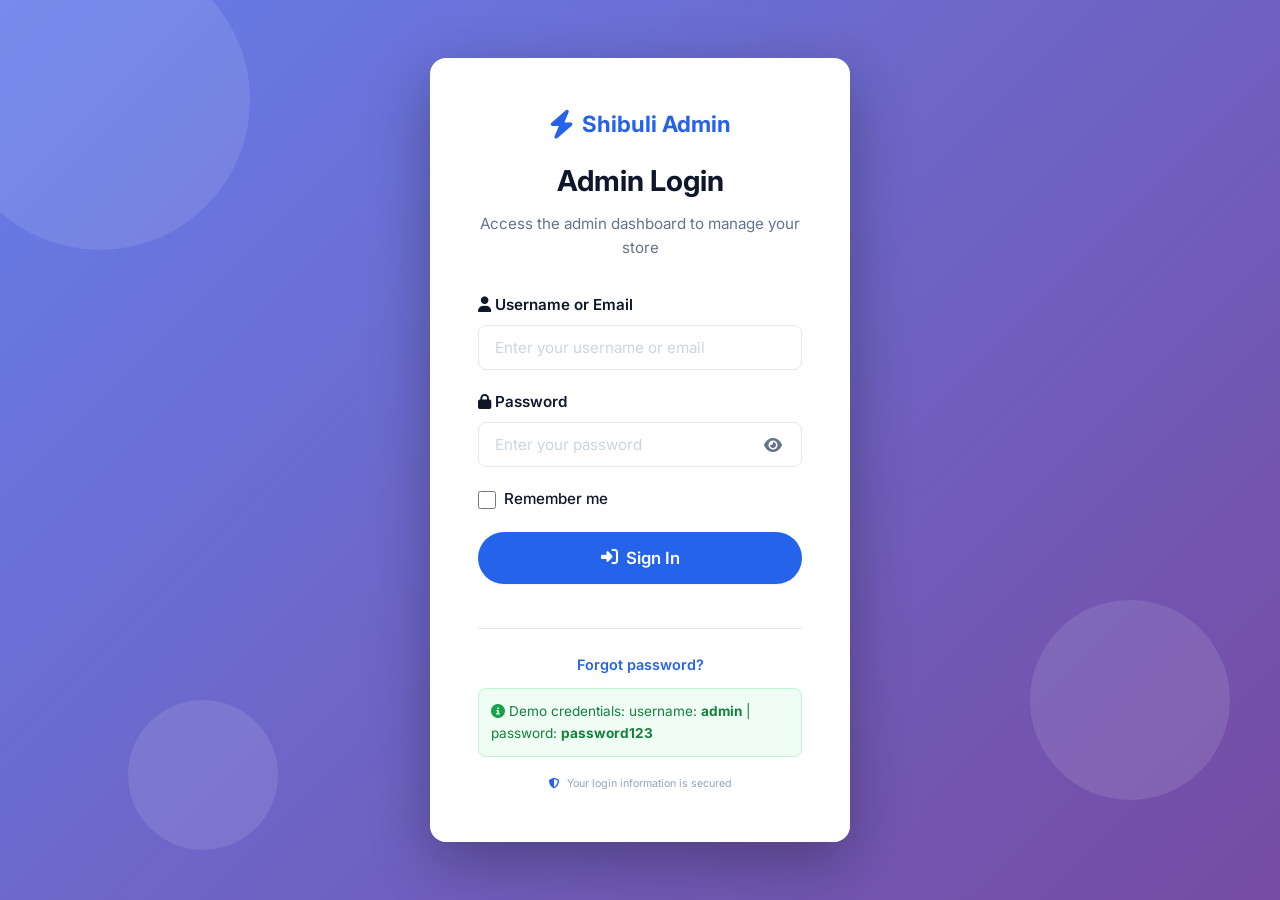
<file: admin/index.html>
<!DOCTYPE html>
<html lang="en">
<head>
  <meta charset="UTF-8" />
  <meta name="viewport" content="width=device-width, initial-scale=1.0" />
  <title>Admin Login - Shibuli Digital Electronics</title>
  <link rel="preconnect" href="https://fonts.googleapis.com" />
  <link href="https://fonts.googleapis.com/css2?family=Inter:wght@400;500;600;700;800&display=swap" rel="stylesheet" />
  <link rel="stylesheet" href="https://cdnjs.cloudflare.com/ajax/libs/font-awesome/6.5.1/css/all.min.css" />
  <link rel="stylesheet" href="../css/styles.css" />
  <link rel="stylesheet" href="css/admin-styles.css" />
</head>
<body class="admin-body">

  <div class="login-container">
    <div class="login-box">
      <div class="login-header">
        <div class="login-logo">
          <i class="fas fa-bolt"></i>
          <span>Shibuli Admin</span>
        </div>
        <h1>Admin Login</h1>
        <p>Access the admin dashboard to manage your store</p>
      </div>

      <form class="login-form" id="admin-login-form">
        <div class="form-group">
          <label for="username"><i class="fas fa-user"></i> Username or Email</label>
          <input 
            type="text" 
            id="username" 
            name="username" 
            placeholder="Enter your username or email"
            required
          />
        </div>

        <div class="form-group">
          <label for="password"><i class="fas fa-lock"></i> Password</label>
          <div class="password-input-group">
            <input 
              type="password" 
              id="password" 
              name="password" 
              placeholder="Enter your password"
              required
            />
            <button type="button" class="toggle-password" aria-label="Toggle password visibility">
              <i class="fas fa-eye"></i>
            </button>
          </div>
        </div>

        <div class="form-group checkbox">
          <input type="checkbox" id="remember" name="remember" />
          <label for="remember">Remember me</label>
        </div>

        <button type="submit" class="btn btn-primary btn-block btn-lg">
          <i class="fas fa-sign-in-alt"></i> Sign In
        </button>

        <div class="login-footer">
          <p class="text-center">
            <a href="#" class="forgot-password">Forgot password?</a>
          </p>
          <p class="demo-info">
            <i class="fas fa-info-circle"></i>
            Demo credentials: username: <strong>admin</strong> | password: <strong>password123</strong>
          </p>
        </div>
      </form>

      <div class="login-security">
        <small><i class="fas fa-shield-halved"></i> Your login information is secured</small>
      </div>
    </div>

    <div class="login-background">
      <div class="shape shape-1"></div>
      <div class="shape shape-2"></div>
      <div class="shape shape-3"></div>
    </div>
  </div>

  <script src="js/admin.js"></script>
</body>
</html>
</file>
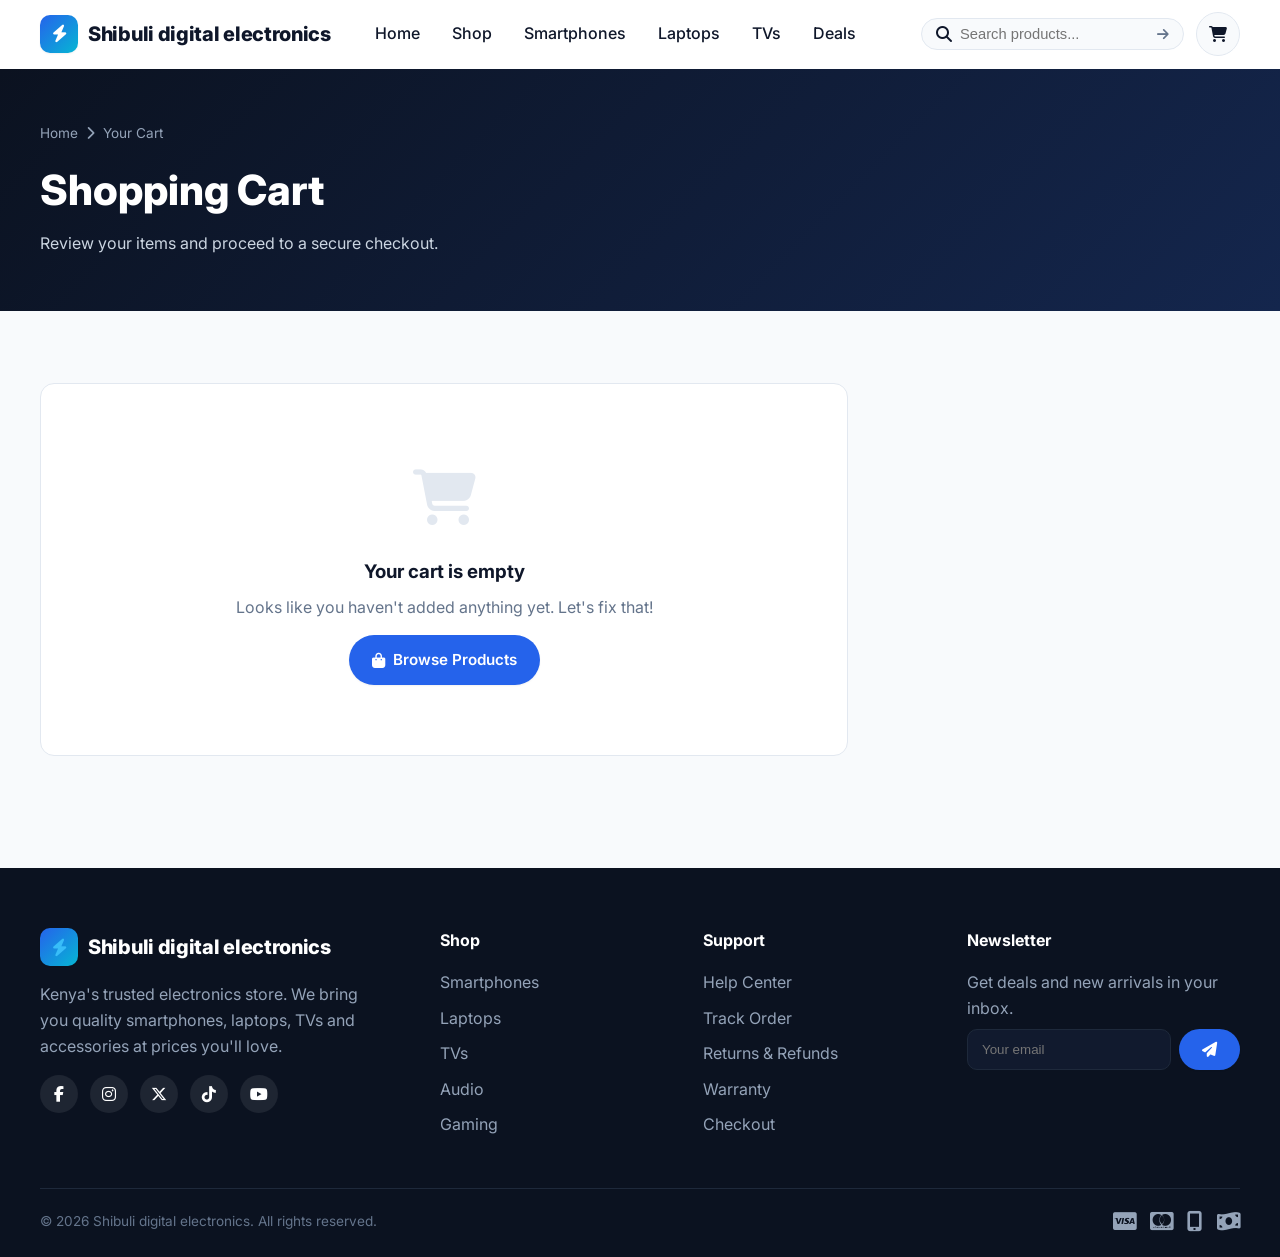
<file: cart.html>
<!DOCTYPE html>
<html lang="en">
<head>
  <meta charset="UTF-8" />
  <meta name="viewport" content="width=device-width, initial-scale=1.0" />
  <title>Your Cart — Shibuli digital electronics</title>
  <link rel="preconnect" href="https://fonts.googleapis.com" />
  <link href="https://fonts.googleapis.com/css2?family=Inter:wght@400;500;600;700;800&display=swap" rel="stylesheet" />
  <link rel="stylesheet" href="https://cdnjs.cloudflare.com/ajax/libs/font-awesome/6.5.1/css/all.min.css" />
  <link rel="stylesheet" href="css/styles.css" />
</head>
<body>

  <!-- ============ HEADER ============ -->
  <header class="site-header">
    <div class="container">
      <nav class="nav">
        <a href="index.html" class="brand"><span class="logo"><i class="fas fa-bolt"></i></span>Shibuli digital electronics</a>
        <ul class="nav-menu">
          <li><a href="index.html">Home</a></li>
          <li><a href="shop.html">Shop</a></li>
          <li><a href="shop.html?cat=smartphones">Smartphones</a></li>
          <li><a href="shop.html?cat=laptops">Laptops</a></li>
          <li><a href="shop.html?cat=tvs">TVs</a></li>
          <li><a href="checkout.html">Deals</a></li>
        </ul>
        <div class="nav-actions">
          <form class="search-box" data-search>
            <i class="fas fa-search"></i>
            <input type="text" placeholder="Search products..." aria-label="Search" />
            <button type="submit" aria-label="Search"><i class="fas fa-arrow-right"></i></button>
          </form>
          <a href="cart.html" class="cart-btn" id="cart-icon" aria-label="Cart">
            <i class="fas fa-shopping-cart"></i>
            <span id="cart-count">0</span>
          </a>
          <button class="nav-toggle" aria-label="Menu"><span></span><span></span><span></span></button>
        </div>
      </nav>
    </div>
  </header>

  <!-- ============ PAGE HERO ============ -->
  <section class="page-hero">
    <div class="container">
      <div class="breadcrumb"><a href="index.html">Home</a><i class="fas fa-chevron-right"></i><span>Your Cart</span></div>
      <h1>Shopping Cart</h1>
      <p>Review your items and proceed to a secure checkout.</p>
    </div>
  </section>

  <!-- ============ CART ============ -->
  <section class="section">
    <div class="container">
      <div class="cart-layout">
        <div id="cart-main">
          <div class="cart-items" id="cart-items"></div>
        </div>

        <aside class="cart-summary" id="cart-summary-box">
          <h3>Order Summary</h3>
          <div id="summary-body"></div>
          <a href="checkout.html" class="btn btn-primary btn-block btn-lg" id="checkout-btn"><i class="fas fa-lock"></i> Proceed to Checkout</a>
          <a href="shop.html" class="btn btn-ghost btn-block" style="margin-top:12px"><i class="fas fa-arrow-left"></i> Continue Shopping</a>
          <button class="clear-link" id="clear-cart">Clear cart</button>
        </aside>
      </div>
    </div>
  </section>

  <!-- ============ FOOTER ============ -->
  <footer class="site-footer">
    <div class="container">
      <div class="footer-grid">
        <div class="footer-about">
          <a href="index.html" class="brand"><span class="logo"><i class="fas fa-bolt"></i></span>Shibuli digital electronics</a>
          <p>Kenya's trusted electronics store. We bring you quality smartphones, laptops, TVs and accessories at prices you'll love.</p>
          <div class="socials">
            <a href="#"><i class="fab fa-facebook-f"></i></a>
            <a href="#"><i class="fab fa-instagram"></i></a>
            <a href="#"><i class="fab fa-x-twitter"></i></a>
            <a href="#"><i class="fab fa-tiktok"></i></a>
            <a href="#"><i class="fab fa-youtube"></i></a>
          </div>
        </div>
        <div>
          <h4>Shop</h4>
          <ul>
            <li><a href="shop.html?cat=smartphones">Smartphones</a></li>
            <li><a href="shop.html?cat=laptops">Laptops</a></li>
            <li><a href="shop.html?cat=tvs">TVs</a></li>
            <li><a href="shop.html?cat=audio">Audio</a></li>
            <li><a href="shop.html?cat=gaming">Gaming</a></li>
          </ul>
        </div>
        <div>
          <h4>Support</h4>
          <ul>
            <li><a href="#">Help Center</a></li>
            <li><a href="#">Track Order</a></li>
            <li><a href="#">Returns &amp; Refunds</a></li>
            <li><a href="#">Warranty</a></li>
            <li><a href="checkout.html">Checkout</a></li>
          </ul>
        </div>
        <div>
          <h4>Newsletter</h4>
          <p style="color:#94a3b8">Get deals and new arrivals in your inbox.</p>
          <form class="newsletter" onsubmit="event.preventDefault();TechHub.store.toast('Subscribed! Thanks for joining.','success');this.reset();">
            <input type="email" placeholder="Your email" required />
            <button type="submit" class="btn btn-primary"><i class="fas fa-paper-plane"></i></button>
          </form>
        </div>
      </div>
      <div class="footer-bottom">
        <span>© 2026 Shibuli digital electronics. All rights reserved.</span>
        <div class="pay">
          <i class="fab fa-cc-visa" title="Visa"></i>
          <i class="fab fa-cc-mastercard" title="Mastercard"></i>
          <i class="fas fa-mobile-screen-button" title="M-Pesa"></i>
          <i class="fas fa-money-bill-wave" title="Cash on Delivery"></i>
        </div>
      </div>
    </div>
  </footer>

  <script src="js/products.js"></script>
  <script src="js/store.js"></script>
  <script src="js/cart.js"></script>
</body>
</html>
</file>
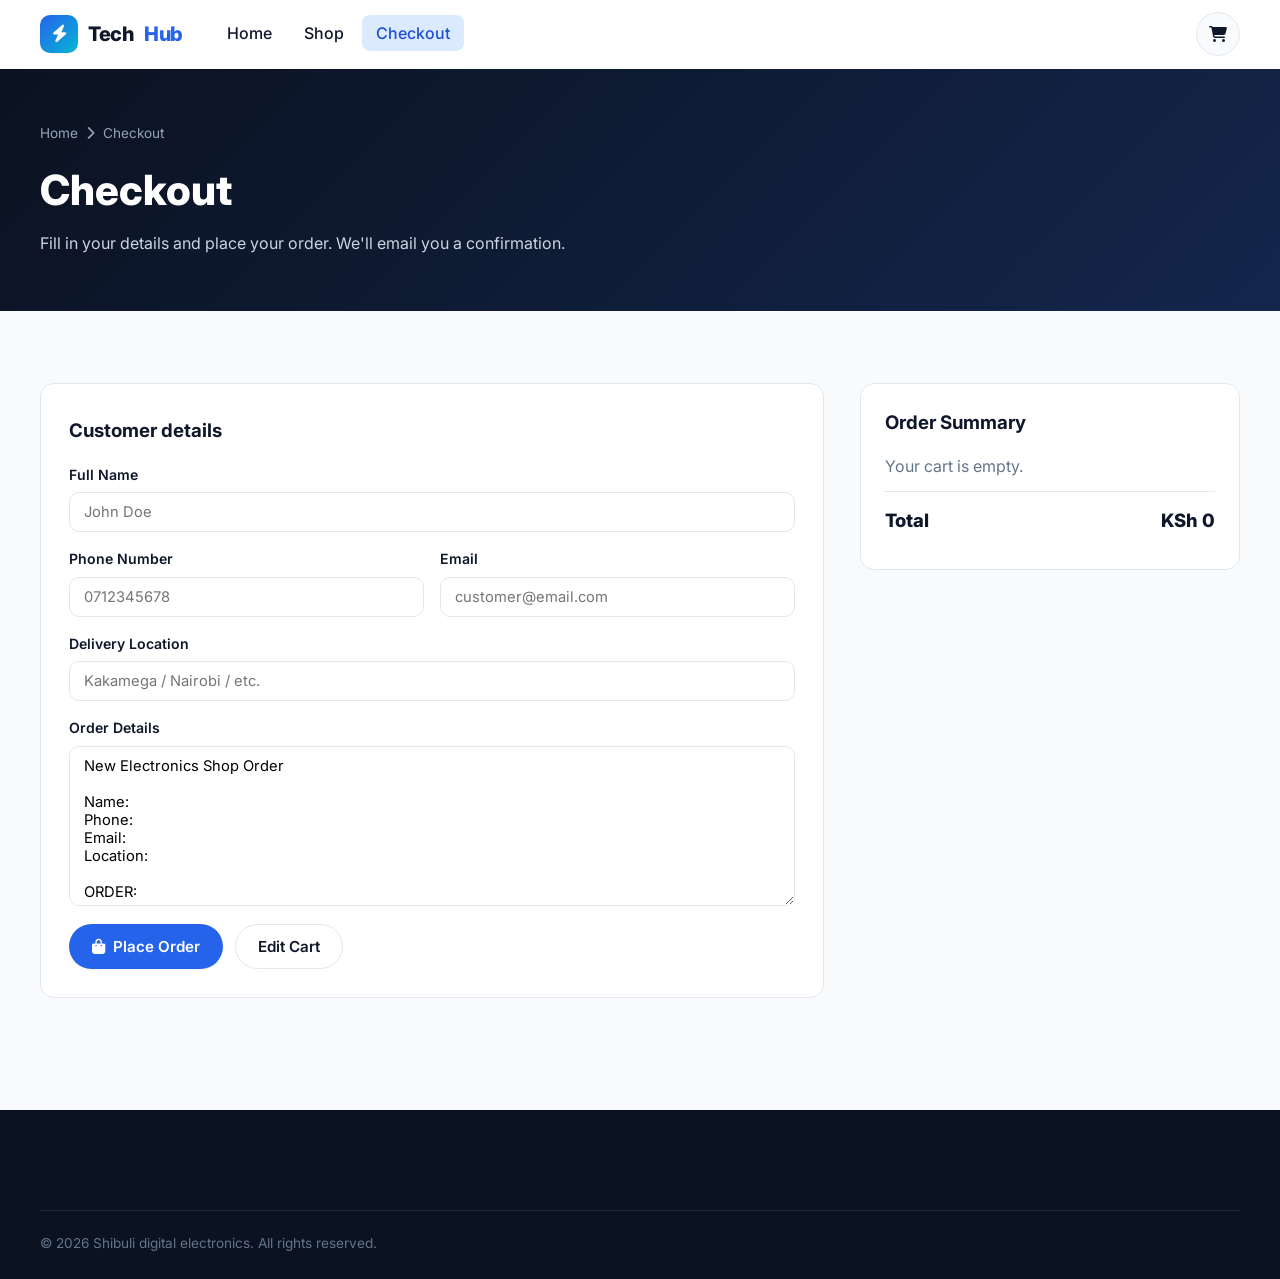
<file: checkout.html>
<!DOCTYPE html>
<html lang="en">
<head>
  <meta charset="UTF-8" />
  <meta name="viewport" content="width=device-width, initial-scale=1.0" />
  <title>Checkout — Shibuli digital electronics</title>
  <meta name="description" content="Checkout — place your order at Shibuli digital electronics." />
  <link rel="preconnect" href="https://fonts.googleapis.com" />
  <link href="https://fonts.googleapis.com/css2?family=Inter:wght@400;500;600;700;800&display=swap" rel="stylesheet" />
  <link rel="stylesheet" href="https://cdnjs.cloudflare.com/ajax/libs/font-awesome/6.5.1/css/all.min.css" />
  <link rel="stylesheet" href="css/styles.css" />
</head>
<body>

  <!-- ============ HEADER ============ -->
  <header class="site-header">
    <div class="container">
      <nav class="nav">
        <a href="index.html" class="brand"><span class="logo"><i class="fas fa-bolt"></i></span>Tech<span>Hub</span></a>
        <ul class="nav-menu">
          <li><a href="index.html">Home</a></li>
          <li><a href="shop.html">Shop</a></li>
          <li><a href="checkout.html" class="active">Checkout</a></li>
        </ul>
        <div class="nav-actions">
          <a href="cart.html" class="cart-btn" id="cart-icon" aria-label="Cart">
            <i class="fas fa-shopping-cart"></i>
            <span id="cart-count">0</span>
          </a>
          <button class="nav-toggle" aria-label="Menu"><span></span><span></span><span></span></button>
        </div>
      </nav>
    </div>
  </header>

  <section class="page-hero">
    <div class="container">
      <div class="breadcrumb"><a href="index.html">Home</a><i class="fas fa-chevron-right"></i><span>Checkout</span></div>
      <h1>Checkout</h1>
      <p>Fill in your details and place your order. We'll email you a confirmation.</p>
    </div>
  </section>

  <section class="section">
    <div class="container">
      <div class="checkout-layout">
        <div class="checkout-form">
          <h3>Customer details</h3>

          <!-- Web3Forms checkout form -->
          <form id="checkoutForm" action="https://api.web3forms.com/submit" method="POST">
            <input type="hidden" name="access_key" value="696dc6c7-86c2-4f26-8779-1bf1a3fc1c60">
            <input type="hidden" name="subject" value="New Electronics Shop Order">
            <input type="hidden" name="from_name" value="Shibuli digital electronics">
            <input type="hidden" name="subtotal" id="subtotal" value="">
            <input type="hidden" name="items_count" id="items_count" value="">

            <div class="form-grid">
              <div class="form-control full">
                <label>Full Name</label>
                <input type="text" name="name" placeholder="John Doe" required />
              </div>
              <div class="form-control">
                <label>Phone Number</label>
                <input type="tel" name="phone" placeholder="0712345678" required />
              </div>
              <div class="form-control">
                <label>Email</label>
                <input type="email" name="email" placeholder="customer@email.com" required />
              </div>
              <div class="form-control full">
                <label>Delivery Location</label>
                <input type="text" name="location" placeholder="Kakamega / Nairobi / etc." required />
              </div>
              <div class="form-control full">
                <label>Order Details</label>
                <textarea id="orderDetails" name="message" readonly required style="min-height:160px"></textarea>
              </div>
            </div>

            <div style="margin-top:18px; display:flex; gap:12px;">
              <button type="submit" class="btn btn-primary" id="placeOrderBtn"><i class="fas fa-bag-shopping"></i> Place Order</button>
              <button type="button" class="btn btn-ghost" id="editCartBtn">Edit Cart</button>
            </div>
          </form>
        </div>

        <aside class="cart-summary">
          <h3>Order Summary</h3>
          <div id="orderSummaryList" style="margin-top:12px"></div>
          <div style="margin-top:12px" class="summary-row total"><span>Total</span><span id="summaryTotal">KSh 0</span></div>
        </aside>
      </div>
    </div>
  </section>

  <footer class="site-footer">
    <div class="container">
      <div class="footer-bottom">
        <span>© 2026 Shibuli digital electronics. All rights reserved.</span>
      </div>
    </div>
  </footer>

  <script src="js/products.js"></script>
  <script src="js/store.js"></script>
  <script src="js/checkout.js"></script>
</body>
</html>
</file>
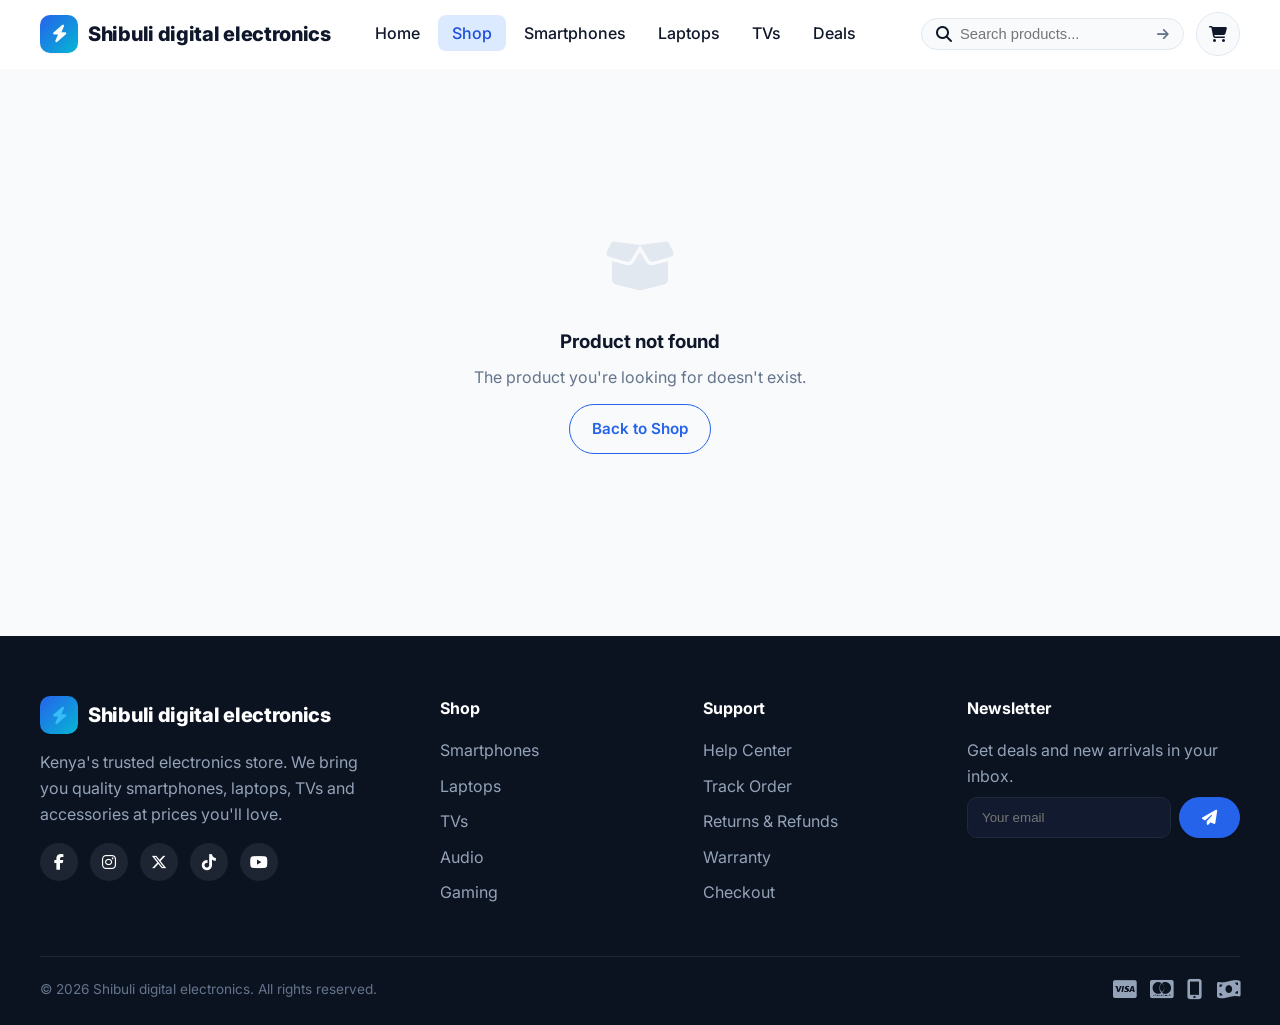
<file: product.html>
<!DOCTYPE html>
<html lang="en">
<head>
  <meta charset="UTF-8" />
  <meta name="viewport" content="width=device-width, initial-scale=1.0" />
  <title>Product — Shibuli digital electronics</title>
  <link rel="preconnect" href="https://fonts.googleapis.com" />
  <link href="https://fonts.googleapis.com/css2?family=Inter:wght@400;500;600;700;800&display=swap" rel="stylesheet" />
  <link rel="stylesheet" href="https://cdnjs.cloudflare.com/ajax/libs/font-awesome/6.5.1/css/all.min.css" />
  <link rel="stylesheet" href="css/styles.css" />
</head>
<body>

  <!-- ============ HEADER ============ -->
  <header class="site-header">
    <div class="container">
      <nav class="nav">
        <a href="index.html" class="brand"><span class="logo"><i class="fas fa-bolt"></i></span>Shibuli digital electronics</a>
        <ul class="nav-menu">
          <li><a href="index.html">Home</a></li>
          <li><a href="shop.html" class="active">Shop</a></li>
          <li><a href="shop.html?cat=smartphones">Smartphones</a></li>
          <li><a href="shop.html?cat=laptops">Laptops</a></li>
          <li><a href="shop.html?cat=tvs">TVs</a></li>
          <li><a href="checkout.html">Deals</a></li>
        </ul>
        <div class="nav-actions">
          <form class="search-box" data-search>
            <i class="fas fa-search"></i>
            <input type="text" placeholder="Search products..." aria-label="Search" />
            <button type="submit" aria-label="Search"><i class="fas fa-arrow-right"></i></button>
          </form>
          <a href="cart.html" class="cart-btn" id="cart-icon" aria-label="Cart">
            <i class="fas fa-shopping-cart"></i>
            <span id="cart-count">0</span>
          </a>
          <button class="nav-toggle" aria-label="Menu"><span></span><span></span><span></span></button>
        </div>
      </nav>
    </div>
  </header>

  <!-- ============ PRODUCT ============ -->
  <section class="section">
    <div class="container">
      <div class="breadcrumb" id="breadcrumb"></div>
      <div id="product-root">
        <div class="spinner"></div>
      </div>
    </div>
  </section>

  <!-- ============ FOOTER ============ -->
  <footer class="site-footer">
    <div class="container">
      <div class="footer-grid">
        <div class="footer-about">
          <a href="index.html" class="brand"><span class="logo"><i class="fas fa-bolt"></i></span>Shibuli digital electronics</a>
          <p>Kenya's trusted electronics store. We bring you quality smartphones, laptops, TVs and accessories at prices you'll love.</p>
          <div class="socials">
            <a href="#"><i class="fab fa-facebook-f"></i></a>
            <a href="#"><i class="fab fa-instagram"></i></a>
            <a href="#"><i class="fab fa-x-twitter"></i></a>
            <a href="#"><i class="fab fa-tiktok"></i></a>
            <a href="#"><i class="fab fa-youtube"></i></a>
          </div>
        </div>
        <div>
          <h4>Shop</h4>
          <ul>
            <li><a href="shop.html?cat=smartphones">Smartphones</a></li>
            <li><a href="shop.html?cat=laptops">Laptops</a></li>
            <li><a href="shop.html?cat=tvs">TVs</a></li>
            <li><a href="shop.html?cat=audio">Audio</a></li>
            <li><a href="shop.html?cat=gaming">Gaming</a></li>
          </ul>
        </div>
        <div>
          <h4>Support</h4>
          <ul>
            <li><a href="#">Help Center</a></li>
            <li><a href="#">Track Order</a></li>
            <li><a href="#">Returns &amp; Refunds</a></li>
            <li><a href="#">Warranty</a></li>
            <li><a href="checkout.html">Checkout</a></li>
          </ul>
        </div>
        <div>
          <h4>Newsletter</h4>
          <p style="color:#94a3b8">Get deals and new arrivals in your inbox.</p>
          <form class="newsletter" onsubmit="event.preventDefault();TechHub.store.toast('Subscribed! Thanks for joining.','success');this.reset();">
            <input type="email" placeholder="Your email" required />
            <button type="submit" class="btn btn-primary"><i class="fas fa-paper-plane"></i></button>
          </form>
        </div>
      </div>
      <div class="footer-bottom">
        <span>© 2026 Shibuli digital electronics. All rights reserved.</span>
        <div class="pay">
          <i class="fab fa-cc-visa" title="Visa"></i>
          <i class="fab fa-cc-mastercard" title="Mastercard"></i>
          <i class="fas fa-mobile-screen-button" title="M-Pesa"></i>
          <i class="fas fa-money-bill-wave" title="Cash on Delivery"></i>
        </div>
      </div>
    </div>
  </footer>

  <script src="js/products.js"></script>
  <script src="js/store.js"></script>
  <script src="js/product.js"></script>
</body>
</html>
</file>
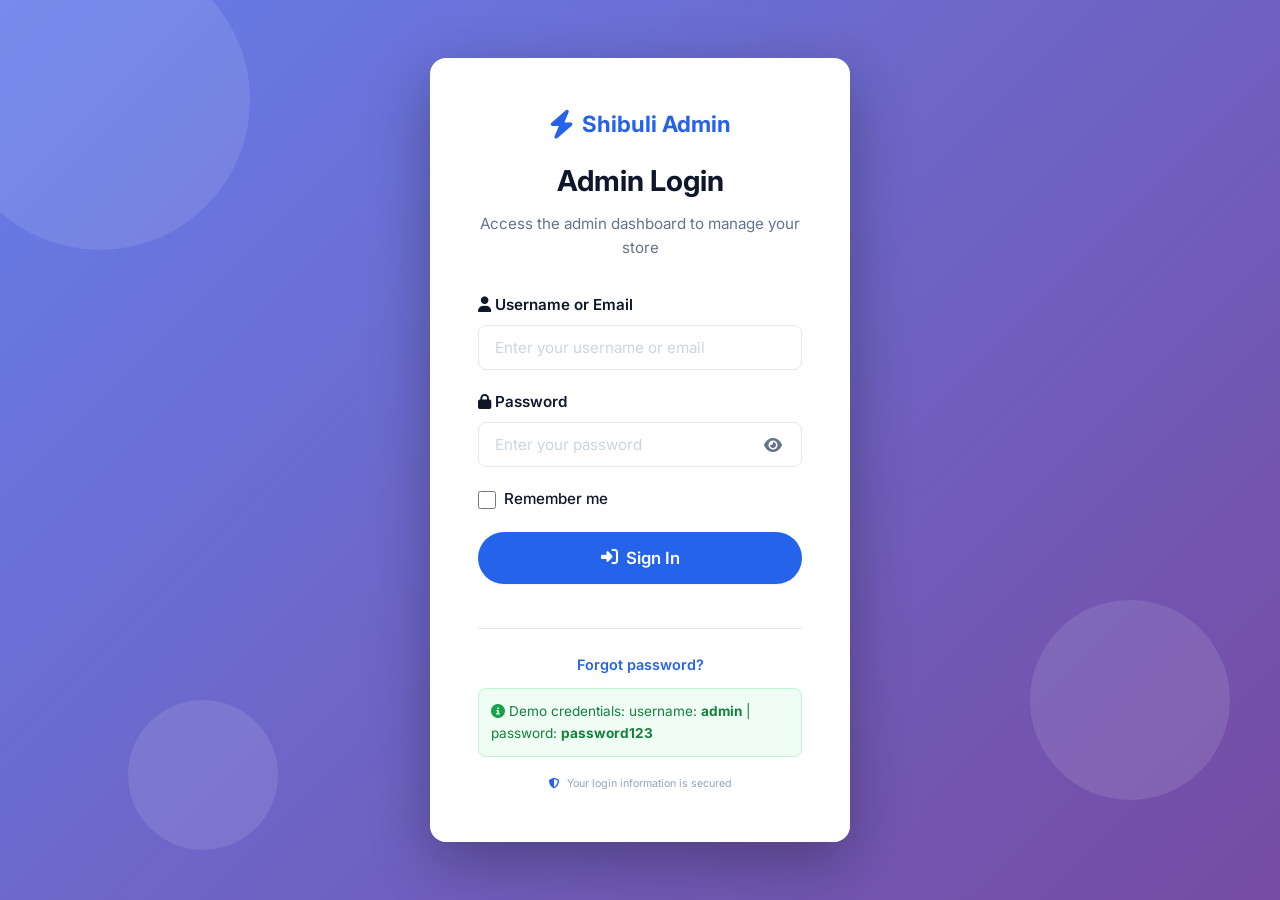
<file: admin/add-product.html>
<!DOCTYPE html>
<html lang="en">
<head>
  <meta charset="UTF-8" />
  <meta name="viewport" content="width=device-width, initial-scale=1.0" />
  <title>Add Product - Shibuli Digital Electronics</title>
  <link rel="preconnect" href="https://fonts.googleapis.com" />
  <link href="https://fonts.googleapis.com/css2?family=Inter:wght@400;500;600;700;800&display=swap" rel="stylesheet" />
  <link rel="stylesheet" href="https://cdnjs.cloudflare.com/ajax/libs/font-awesome/6.5.1/css/all.min.css" />
  <link rel="stylesheet" href="../css/styles.css" />
  <link rel="stylesheet" href="css/admin-styles.css" />
</head>
<body class="admin-body">

  <!-- Admin Sidebar -->
  <aside class="admin-sidebar">
    <div class="sidebar-brand">
      <i class="fas fa-bolt"></i>
      <span>Shibuli Admin</span>
    </div>

    <nav class="sidebar-nav">
      <a href="dashboard.html" class="nav-item">
        <i class="fas fa-home"></i>
        <span>Dashboard</span>
      </a>
      <a href="products.html" class="nav-item active">
        <i class="fas fa-box"></i>
        <span>Products</span>
      </a>
      <a href="#" class="nav-item">
        <i class="fas fa-shopping-cart"></i>
        <span>Orders</span>
      </a>
      <a href="#" class="nav-item">
        <i class="fas fa-users"></i>
        <span>Customers</span>
      </a>
      <a href="#" class="nav-item">
        <i class="fas fa-chart-line"></i>
        <span>Analytics</span>
      </a>
      <a href="#" class="nav-item">
        <i class="fas fa-cog"></i>
        <span>Settings</span>
      </a>
    </nav>

    <div class="sidebar-footer">
      <button class="btn-logout" id="logout-btn">
        <i class="fas fa-sign-out-alt"></i> Logout
      </button>
    </div>
  </aside>

  <!-- Admin Main Content -->
  <main class="admin-main">
    <!-- Top Bar -->
    <header class="admin-topbar">
      <div class="topbar-left">
        <button class="sidebar-toggle" id="sidebar-toggle">
          <i class="fas fa-bars"></i>
        </button>
        <div class="breadcrumb">
          <a href="dashboard.html">Dashboard</a>
          <span>/</span>
          <a href="products.html">Products</a>
          <span>/</span>
          <span>Add Product</span>
        </div>
      </div>
      <div class="topbar-right">
        <div class="admin-user">
          <img src="https://via.placeholder.com/40" alt="Admin" class="user-avatar" />
          <span class="user-name">Admin User</span>
        </div>
      </div>
    </header>

    <!-- Add Product Content -->
    <div class="admin-content">
      <div class="container">
        <div class="add-product-header">
          <h2><i class="fas fa-plus-circle"></i> Add New Product</h2>
          <p>Fill in the product details below</p>
        </div>

        <!-- Product Form -->
        <form class="product-form" id="add-product-form">
          <div class="form-grid">

            <!-- Left Column -->
            <div class="form-column">
              <!-- Basic Information -->
              <section class="form-section">
                <h3 class="section-title"><i class="fas fa-info-circle"></i> Basic Information</h3>

                <div class="form-group">
                  <label for="product-name" class="required">Product Name</label>
                  <input 
                    type="text" 
                    id="product-name" 
                    name="productName" 
                    placeholder="e.g., iPhone 15 Pro Max"
                    required
                  />
                  <small class="form-hint">Name should be clear and descriptive</small>
                </div>

                <div class="form-group">
                  <label for="product-category" class="required">Category</label>
                  <select id="product-category" name="category" required>
                    <option value="">Select a category</option>
                    <option value="smartphones">Smartphones</option>
                    <option value="laptops">Laptops</option>
                    <option value="tvs">TVs</option>
                    <option value="audio">Audio & Speakers</option>
                    <option value="accessories">Accessories</option>
                    <option value="gaming">Gaming Devices</option>
                    <option value="wearables">Wearables</option>
                  </select>
                </div>

                <div class="form-group">
                  <label for="product-description" class="required">Description</label>
                  <textarea 
                    id="product-description" 
                    name="description" 
                    placeholder="Enter detailed product description..."
                    rows="5"
                    required
                  ></textarea>
                  <small class="form-hint"><span id="char-count">0</span>/500 characters</small>
                </div>

                <div class="form-group">
                  <label for="product-sku">SKU / Product Code <span class="optional">(optional)</span></label>
                  <input 
                    type="text" 
                    id="product-sku" 
                    name="sku" 
                    placeholder="e.g., SKU-12345"
                  />
                  <small class="form-hint">Leave empty for auto-generation</small>
                </div>
              </section>

              <!-- Pricing -->
              <section class="form-section">
                <h3 class="section-title"><i class="fas fa-tag"></i> Pricing</h3>

                <div class="form-row">
                  <div class="form-group">
                    <label for="product-price" class="required">Price (KSh)</label>
                    <div class="input-addon">
                      <span class="addon">KSh</span>
                      <input 
                        type="number" 
                        id="product-price" 
                        name="price" 
                        placeholder="0.00"
                        min="0"
                        step="0.01"
                        required
                      />
                    </div>
                  </div>

                  <div class="form-group">
                    <label for="product-discount-price">Discount Price (KSh) <span class="optional">(optional)</span></label>
                    <div class="input-addon">
                      <span class="addon">KSh</span>
                      <input 
                        type="number" 
                        id="product-discount-price" 
                        name="discountPrice" 
                        placeholder="0.00"
                        min="0"
                        step="0.01"
                      />
                    </div>
                    <small class="form-hint" id="discount-info"></small>
                  </div>
                </div>
              </section>

              <!-- Stock & Status -->
              <section class="form-section">
                <h3 class="section-title"><i class="fas fa-warehouse"></i> Stock & Status</h3>

                <div class="form-group">
                  <label for="product-stock" class="required">Stock Quantity</label>
                  <input 
                    type="number" 
                    id="product-stock" 
                    name="stock" 
                    placeholder="0"
                    min="0"
                    required
                  />
                </div>

                <div class="form-row">
                  <div class="form-group">
                    <label for="product-status" class="required">Status</label>
                    <select id="product-status" name="status" required>
                      <option value="active">Active</option>
                      <option value="hidden">Hidden</option>
                      <option value="out-of-stock">Out of Stock</option>
                    </select>
                  </div>

                  <div class="form-group">
                    <label for="product-featured" class="required">Featured Product</label>
                    <select id="product-featured" name="featured" required>
                      <option value="no">No</option>
                      <option value="yes">Yes</option>
                    </select>
                  </div>
                </div>
              </section>
            </div>

            <!-- Right Column -->
            <div class="form-column">
              <!-- Product Images -->
              <section class="form-section">
                <h3 class="section-title"><i class="fas fa-image"></i> Product Images</h3>

                <div class="image-upload-area" id="image-upload-area">
                  <input 
                    type="file" 
                    id="product-images" 
                    name="images" 
                    multiple
                    accept="image/*"
                    style="display: none"
                  />
                  <div class="upload-placeholder">
                    <i class="fas fa-cloud-upload-alt"></i>
                    <p>Drag and drop images here or <a href="#" class="upload-link">click to browse</a></p>
                    <small>Supported formats: JPG, PNG, WebP (Max 5MB per image)</small>
                  </div>
                </div>

                <div class="image-preview-grid" id="image-preview-grid">
                  <!-- Image previews will be added here -->
                </div>

                <small class="form-hint">First image will be the main product image</small>
              </section>

              <!-- Additional Information -->
              <section class="form-section">
                <h3 class="section-title"><i class="fas fa-list"></i> Additional Information</h3>

                <div class="form-group">
                  <label for="product-brand">Brand</label>
                  <select id="product-brand" name="brand">
                    <option value="">Select Brand</option>
                    <option value="apple">Apple</option>
                    <option value="samsung">Samsung</option>
                    <option value="lg">LG</option>
                    <option value="sony">Sony</option>
                    <option value="dell">Dell</option>
                    <option value="hp">HP</option>
                    <option value="lenovo">Lenovo</option>
                    <option value="others">Others</option>
                  </select>
                </div>

                <div class="form-group">
                  <label for="product-color">Color</label>
                  <input 
                    type="text" 
                    id="product-color" 
                    name="color" 
                    placeholder="e.g., Space Black, Silver"
                  />
                </div>

                <div class="form-group">
                  <label for="product-warranty">Warranty Period</label>
                  <input 
                    type="text" 
                    id="product-warranty" 
                    name="warranty" 
                    placeholder="e.g., 2 Years"
                  />
                </div>

                <div class="form-group">
                  <label for="product-rating">Initial Rating</label>
                  <div class="rating-input">
                    <select id="product-rating" name="rating">
                      <option value="5">★★★★★ - Excellent</option>
                      <option value="4">★★★★☆ - Good</option>
                      <option value="3">★★★☆☆ - Average</option>
                      <option value="2">★★☆☆☆ - Poor</option>
                      <option value="1">★☆☆☆☆ - Very Poor</option>
                    </select>
                  </div>
                </div>
              </section>

              <!-- SEO -->
              <section class="form-section">
                <h3 class="section-title"><i class="fas fa-search"></i> SEO</h3>

                <div class="form-group">
                  <label for="product-slug">URL Slug</label>
                  <input 
                    type="text" 
                    id="product-slug" 
                    name="slug" 
                    placeholder="e.g., iphone-15-pro-max"
                  />
                </div>

                <div class="form-group">
                  <label for="product-meta-desc">Meta Description</label>
                  <textarea 
                    id="product-meta-desc" 
                    name="metaDescription" 
                    placeholder="Brief description for search engines..."
                    rows="3"
                  ></textarea>
                </div>
              </section>
            </div>
          </div>

          <!-- Form Actions -->
          <div class="form-actions">
            <button type="button" class="btn btn-secondary" onclick="history.back()">
              <i class="fas fa-times"></i> Cancel
            </button>
            <button type="reset" class="btn btn-outline">
              <i class="fas fa-redo"></i> Reset
            </button>
            <button type="submit" class="btn btn-primary btn-lg">
              <i class="fas fa-check"></i> Add Product
            </button>
          </div>
        </form>
      </div>
    </div>
  </main>

  <script src="js/admin.js"></script>
</body>
</html>
</file>
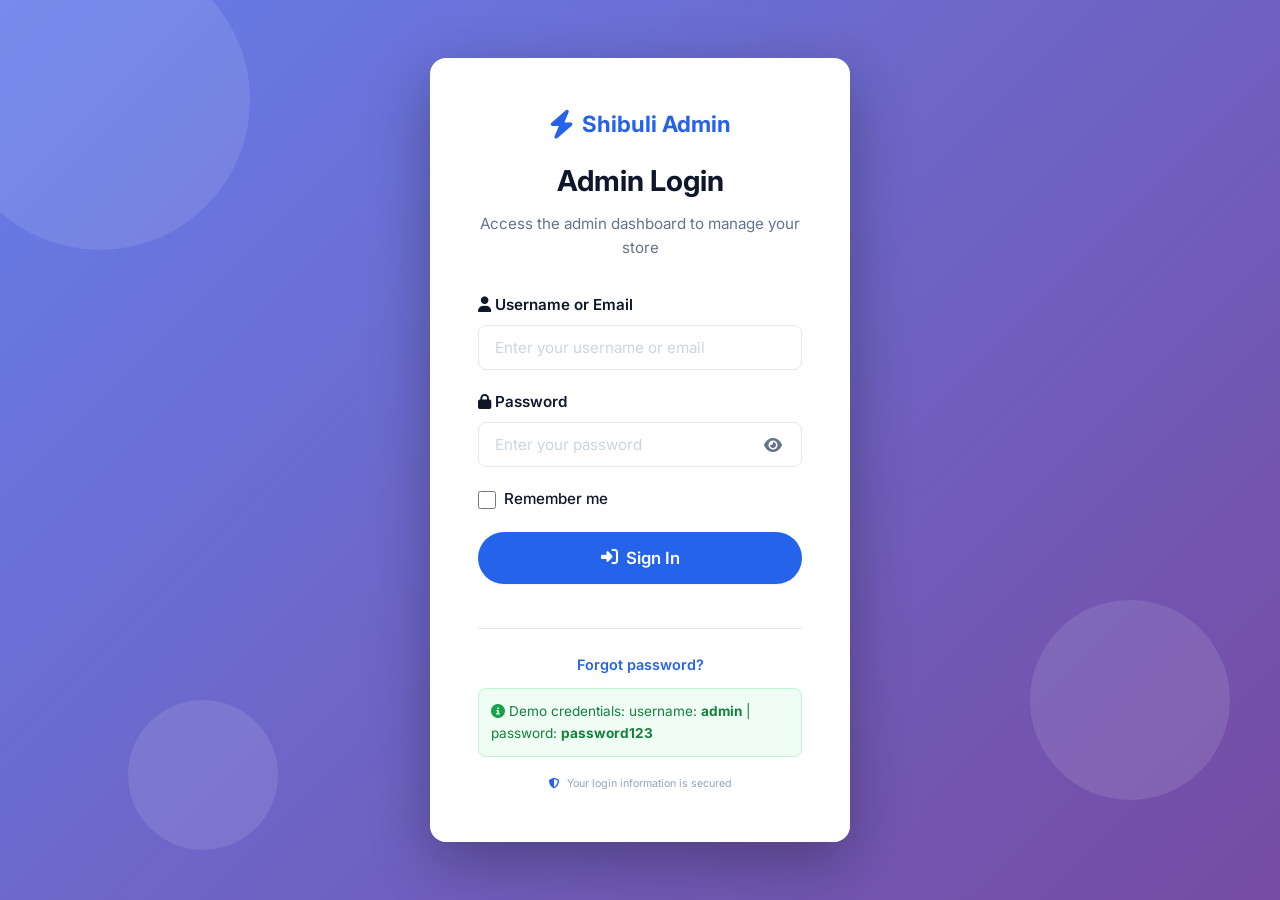
<file: admin/dashboard.html>
<!DOCTYPE html>
<html lang="en">
<head>
  <meta charset="UTF-8" />
  <meta name="viewport" content="width=device-width, initial-scale=1.0" />
  <title>Admin Dashboard - Shibuli Digital Electronics</title>
  <link rel="preconnect" href="https://fonts.googleapis.com" />
  <link href="https://fonts.googleapis.com/css2?family=Inter:wght@400;500;600;700;800&display=swap" rel="stylesheet" />
  <link rel="stylesheet" href="https://cdnjs.cloudflare.com/ajax/libs/font-awesome/6.5.1/css/all.min.css" />
  <link rel="stylesheet" href="../css/styles.css" />
  <link rel="stylesheet" href="css/admin-styles.css" />
</head>
<body class="admin-body">

  <!-- Admin Sidebar -->
  <aside class="admin-sidebar">
    <div class="sidebar-brand">
      <i class="fas fa-bolt"></i>
      <span>Shibuli Admin</span>
    </div>

    <nav class="sidebar-nav">
      <a href="dashboard.html" class="nav-item active">
        <i class="fas fa-home"></i>
        <span>Dashboard</span>
      </a>
      <a href="products.html" class="nav-item">
        <i class="fas fa-box"></i>
        <span>Products</span>
      </a>
      <a href="#" class="nav-item">
        <i class="fas fa-shopping-cart"></i>
        <span>Orders</span>
      </a>
      <a href="#" class="nav-item">
        <i class="fas fa-users"></i>
        <span>Customers</span>
      </a>
      <a href="#" class="nav-item">
        <i class="fas fa-chart-line"></i>
        <span>Analytics</span>
      </a>
      <a href="#" class="nav-item">
        <i class="fas fa-cog"></i>
        <span>Settings</span>
      </a>
    </nav>

    <div class="sidebar-footer">
      <button class="btn-logout" id="logout-btn">
        <i class="fas fa-sign-out-alt"></i> Logout
      </button>
    </div>
  </aside>

  <!-- Admin Main Content -->
  <main class="admin-main">
    <!-- Top Bar -->
    <header class="admin-topbar">
      <div class="topbar-left">
        <button class="sidebar-toggle" id="sidebar-toggle">
          <i class="fas fa-bars"></i>
        </button>
        <h1>Dashboard</h1>
      </div>
      <div class="topbar-right">
        <div class="admin-user">
          <img src="https://via.placeholder.com/40" alt="Admin" class="user-avatar" />
          <span class="user-name">Admin User</span>
        </div>
      </div>
    </header>

    <!-- Dashboard Content -->
    <div class="admin-content">
      <div class="container">
        <div class="dashboard-grid">
          <!-- Stats Cards -->
          <div class="stat-card">
            <div class="stat-icon products">
              <i class="fas fa-box"></i>
            </div>
            <div class="stat-info">
              <h3 class="stat-value" id="total-products">--</h3>
              <p class="stat-label">Total Products</p>
            </div>
          </div>

          <div class="stat-card">
            <div class="stat-icon orders">
              <i class="fas fa-shopping-cart"></i>
            </div>
            <div class="stat-info">
              <h3 class="stat-value" id="total-orders">--</h3>
              <p class="stat-label">Total Orders</p>
            </div>
          </div>

          <div class="stat-card">
            <div class="stat-icon customers">
              <i class="fas fa-users"></i>
            </div>
            <div class="stat-info">
              <h3 class="stat-value" id="total-customers">--</h3>
              <p class="stat-label">Total Customers</p>
            </div>
          </div>

          <div class="stat-card">
            <div class="stat-icon revenue">
              <i class="fas fa-dollar-sign"></i>
            </div>
            <div class="stat-info">
              <h3 class="stat-value" id="total-revenue">KSh --</h3>
              <p class="stat-label">Total Revenue</p>
            </div>
          </div>
        </div>

        <!-- Quick Actions -->
        <section class="dashboard-section">
          <div class="section-header">
            <h2><i class="fas fa-lightning-bolt"></i> Quick Actions</h2>
          </div>
          <div class="quick-actions">
            <a href="add-product.html" class="action-btn">
              <i class="fas fa-plus-circle"></i>
              <span>Add New Product</span>
            </a>
            <a href="products.html" class="action-btn">
              <i class="fas fa-list"></i>
              <span>Manage Products</span>
            </a>
            <a href="#" class="action-btn">
              <i class="fas fa-receipt"></i>
              <span>View Orders</span>
            </a>
            <a href="#" class="action-btn">
              <i class="fas fa-chart-bar"></i>
              <span>View Analytics</span>
            </a>
          </div>
        </section>

        <!-- Recent Products -->
        <section class="dashboard-section">
          <div class="section-header">
            <h2><i class="fas fa-history"></i> Recent Products</h2>
            <a href="products.html" class="view-all-link">View All</a>
          </div>
          <div class="recent-products" id="recent-products">
            <p class="empty-state">No products yet. <a href="add-product.html">Add your first product</a></p>
          </div>
        </section>
      </div>
    </div>
  </main>

  <script src="js/admin.js"></script>
</body>
</html>
</file>
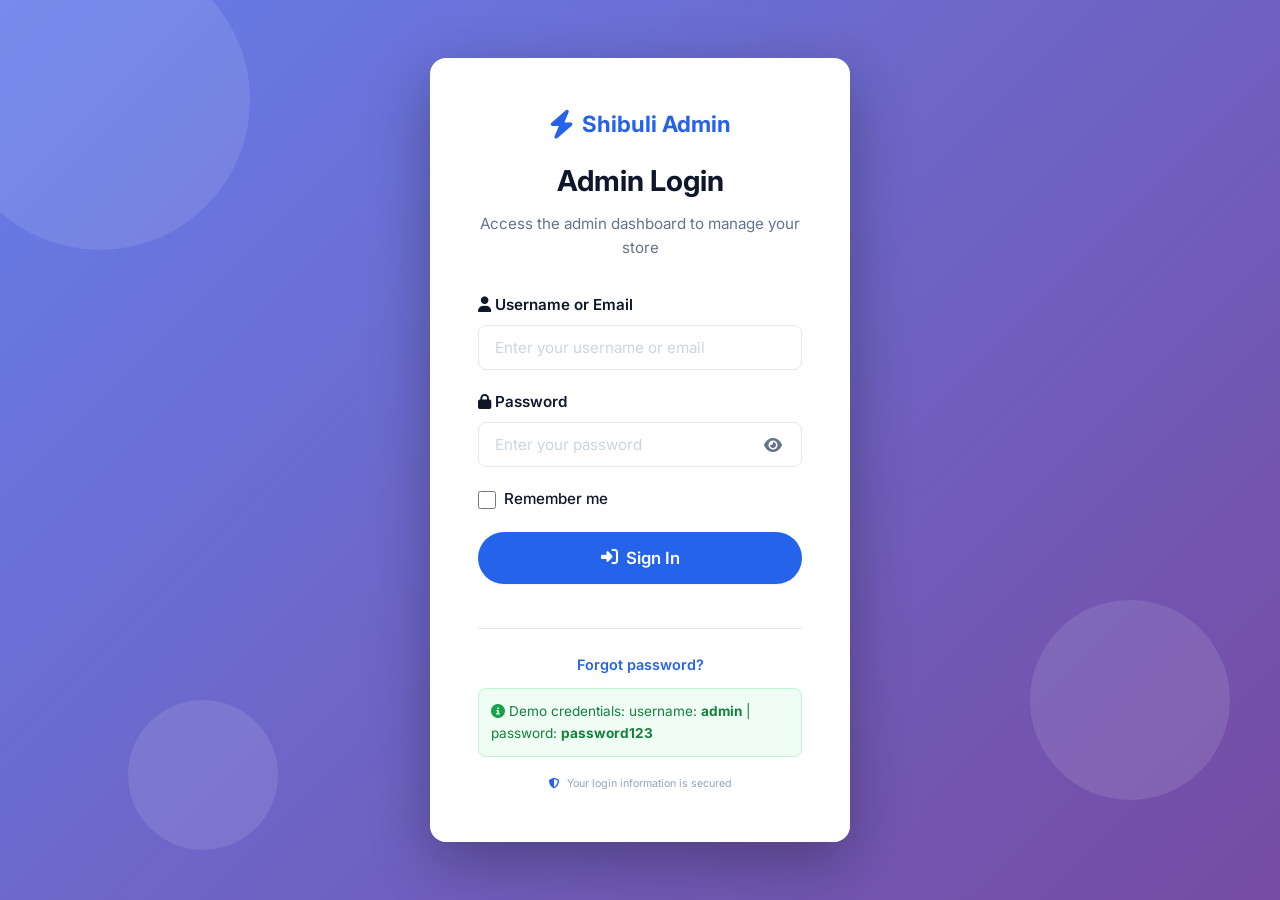
<file: admin/products.html>
<!DOCTYPE html>
<html lang="en">
<head>
  <meta charset="UTF-8" />
  <meta name="viewport" content="width=device-width, initial-scale=1.0" />
  <title>Manage Products - Shibuli Digital Electronics</title>
  <link rel="preconnect" href="https://fonts.googleapis.com" />
  <link href="https://fonts.googleapis.com/css2?family=Inter:wght@400;500;600;700;800&display=swap" rel="stylesheet" />
  <link rel="stylesheet" href="https://cdnjs.cloudflare.com/ajax/libs/font-awesome/6.5.1/css/all.min.css" />
  <link rel="stylesheet" href="../css/styles.css" />
  <link rel="stylesheet" href="css/admin-styles.css" />
</head>
<body class="admin-body">

  <!-- Admin Sidebar -->
  <aside class="admin-sidebar">
    <div class="sidebar-brand">
      <i class="fas fa-bolt"></i>
      <span>Shibuli Admin</span>
    </div>

    <nav class="sidebar-nav">
      <a href="dashboard.html" class="nav-item">
        <i class="fas fa-home"></i>
        <span>Dashboard</span>
      </a>
      <a href="products.html" class="nav-item active">
        <i class="fas fa-box"></i>
        <span>Products</span>
      </a>
      <a href="#" class="nav-item">
        <i class="fas fa-shopping-cart"></i>
        <span>Orders</span>
      </a>
      <a href="#" class="nav-item">
        <i class="fas fa-users"></i>
        <span>Customers</span>
      </a>
      <a href="#" class="nav-item">
        <i class="fas fa-chart-line"></i>
        <span>Analytics</span>
      </a>
      <a href="#" class="nav-item">
        <i class="fas fa-cog"></i>
        <span>Settings</span>
      </a>
    </nav>

    <div class="sidebar-footer">
      <button class="btn-logout" id="logout-btn">
        <i class="fas fa-sign-out-alt"></i> Logout
      </button>
    </div>
  </aside>

  <!-- Admin Main Content -->
  <main class="admin-main">
    <!-- Top Bar -->
    <header class="admin-topbar">
      <div class="topbar-left">
        <button class="sidebar-toggle" id="sidebar-toggle">
          <i class="fas fa-bars"></i>
        </button>
        <h1>Products</h1>
      </div>
      <div class="topbar-right">
        <div class="admin-user">
          <img src="https://via.placeholder.com/40" alt="Admin" class="user-avatar" />
          <span class="user-name">Admin User</span>
        </div>
      </div>
    </header>

    <!-- Products Content -->
    <div class="admin-content">
      <div class="container">
        <!-- Products Header -->
        <div class="products-header">
          <div class="products-title">
            <h2>All Products</h2>
            <p class="products-count">Showing <span id="product-count">0</span> products</p>
          </div>
          <a href="add-product.html" class="btn btn-primary">
            <i class="fas fa-plus"></i> Add New Product
          </a>
        </div>

        <!-- Filters & Search -->
        <div class="filters-section">
          <div class="search-box">
            <i class="fas fa-search"></i>
            <input 
              type="text" 
              id="search-products" 
              placeholder="Search products by name, SKU, or category..."
            />
          </div>
          <div class="filter-group">
            <select id="category-filter" class="filter-select">
              <option value="">All Categories</option>
              <option value="smartphones">Smartphones</option>
              <option value="laptops">Laptops</option>
              <option value="tvs">TVs</option>
              <option value="audio">Audio</option>
              <option value="accessories">Accessories</option>
            </select>
            <select id="status-filter" class="filter-select">
              <option value="">All Status</option>
              <option value="active">Active</option>
              <option value="hidden">Hidden</option>
              <option value="out-of-stock">Out of Stock</option>
            </select>
          </div>
        </div>

        <!-- Products Table -->
        <div class="products-table-wrapper">
          <table class="products-table" id="products-table">
            <thead>
              <tr>
                <th><input type="checkbox" class="select-all" /></th>
                <th>Product</th>
                <th>Category</th>
                <th>Price</th>
                <th>Stock</th>
                <th>Status</th>
                <th>Featured</th>
                <th>Actions</th>
              </tr>
            </thead>
            <tbody id="products-tbody">
              <tr class="empty-row">
                <td colspan="8">
                  <div class="empty-state">
                    <i class="fas fa-inbox"></i>
                    <p>No products found</p>
                    <a href="add-product.html" class="btn btn-primary btn-sm">Add Product</a>
                  </div>
                </td>
              </tr>
            </tbody>
          </table>
        </div>

        <!-- Bulk Actions -->
        <div class="bulk-actions" id="bulk-actions" style="display:none;">
          <p><span id="selected-count">0</span> selected</p>
          <button class="btn btn-danger btn-sm" id="bulk-delete">
            <i class="fas fa-trash"></i> Delete
          </button>
          <button class="btn btn-secondary btn-sm" id="bulk-deselect">
            <i class="fas fa-times"></i> Clear
          </button>
        </div>
      </div>
    </div>
  </main>

  <!-- Delete Confirmation Modal -->
  <div class="modal" id="delete-modal">
    <div class="modal-content">
      <div class="modal-header">
        <h2>Delete Product</h2>
        <button class="modal-close" onclick="closeModal('delete-modal')">&times;</button>
      </div>
      <div class="modal-body">
        <p>Are you sure you want to delete this product? This action cannot be undone.</p>
      </div>
      <div class="modal-footer">
        <button class="btn btn-secondary" onclick="closeModal('delete-modal')">Cancel</button>
        <button class="btn btn-danger" id="confirm-delete">Delete</button>
      </div>
    </div>
  </div>

  <script src="js/admin.js"></script>
</body>
</html>
</file>
<file: css/styles.css>
/* ============================================================
  Shibuli digital electronics - Shared Stylesheet
   ============================================================ */

:root {
  --primary: #2563eb;
  --primary-dark: #1d4ed8;
  --primary-light: #dbeafe;
  --accent: #f59e0b;
  --accent-dark: #d97706;
  --success: #16a34a;
  --danger: #dc2626;
  --text: #0f172a;
  --muted: #64748b;
  --bg: #f8fafc;
  --card: #ffffff;
  --border: #e2e8f0;
  --shadow-sm: 0 1px 2px rgba(15, 23, 42, 0.06);
  --shadow: 0 6px 20px rgba(15, 23, 42, 0.08);
  --shadow-lg: 0 18px 40px rgba(15, 23, 42, 0.14);
  --radius: 14px;
  --radius-sm: 10px;
  --max: 1240px;
  --font: "Inter", "Segoe UI", system-ui, -apple-system, Roboto, Arial, sans-serif;
}

* { margin: 0; padding: 0; box-sizing: border-box; }

html { scroll-behavior: smooth; }

body {
  font-family: var(--font);
  color: var(--text);
  background: var(--bg);
  line-height: 1.6;
  -webkit-font-smoothing: antialiased;
}

a { color: inherit; text-decoration: none; }
img { max-width: 100%; display: block; }
ul { list-style: none; }
button { font-family: inherit; cursor: pointer; }

.container { width: 100%; max-width: var(--max); margin: 0 auto; padding: 0 20px; }

/* ----------------------------------- Buttons ----------------------------------- */
.btn {
  display: inline-flex;
  align-items: center;
  justify-content: center;
  gap: 8px;
  padding: 12px 22px;
  border-radius: 999px;
  font-weight: 600;
  font-size: 0.95rem;
  border: 1px solid transparent;
  transition: transform 0.18s ease, box-shadow 0.18s ease, background 0.18s ease, color 0.18s ease;
  white-space: nowrap;
}
.btn:active { transform: translateY(1px); }
.btn-primary { background: var(--primary); color: #fff; box-shadow: var(--shadow-sm); }
.btn-primary:hover { background: var(--primary-dark); box-shadow: var(--shadow); transform: translateY(-2px); }
.btn-accent { background: var(--accent); color: #1f2937; }
.btn-accent:hover { background: var(--accent-dark); color: #fff; transform: translateY(-2px); }
.btn-outline { background: transparent; border-color: var(--primary); color: var(--primary); }
.btn-outline:hover { background: var(--primary); color: #fff; }
.btn-ghost { background: #fff; border-color: var(--border); color: var(--text); }
.btn-ghost:hover { border-color: var(--primary); color: var(--primary); }
.btn-block { width: 100%; }
.btn-lg { padding: 15px 30px; font-size: 1.05rem; }
.btn[disabled] { opacity: 0.55; cursor: not-allowed; }

/* ----------------------------------- Header / Nav ----------------------------------- */
.site-header {
  position: sticky;
  top: 0;
  z-index: 100;
  background: rgba(255, 255, 255, 0.92);
  backdrop-filter: blur(10px);
  border-bottom: 1px solid transparent;
  transition: box-shadow 0.2s ease, border-color 0.2s ease;
}
.site-header.scrolled { box-shadow: var(--shadow-sm); border-color: var(--border); }
.nav {
  display: flex;
  align-items: center;
  gap: 22px;
  height: 68px;
}
.brand { display: flex; align-items: center; gap: 10px; font-weight: 800; font-size: 1.25rem; letter-spacing: -0.3px; }
.brand .logo {
  width: 38px; height: 38px; border-radius: 10px;
  background: linear-gradient(135deg, var(--primary), #06b6d4);
  display: grid; place-items: center; color: #fff; font-size: 1.1rem;
  box-shadow: var(--shadow-sm);
}
.brand span { color: var(--primary); }

.nav-menu { display: flex; align-items: center; gap: 4px; margin-left: 8px; }
.nav-menu a {
  padding: 8px 14px; border-radius: 8px; font-weight: 500; color: var(--text);
  transition: background 0.15s ease, color 0.15s ease;
}
.nav-menu a:hover, .nav-menu a.active { background: var(--primary-light); color: var(--primary-dark); }

.nav-actions { margin-left: auto; display: flex; align-items: center; gap: 12px; }
.search-box {
  display: flex; align-items: center; gap: 8px;
  background: var(--bg); border: 1px solid var(--border); border-radius: 999px;
  padding: 7px 14px; min-width: 230px;
  transition: border-color 0.15s ease, box-shadow 0.15s ease;
}
.search-box:focus-within { border-color: var(--primary); box-shadow: 0 0 0 3px var(--primary-light); }
.search-box input { border: none; background: transparent; outline: none; flex: 1; font-size: 0.92rem; }
.search-box button { background: none; border: none; color: var(--muted); }

.cart-btn {
  position: relative; display: grid; place-items: center;
  width: 44px; height: 44px; border-radius: 50%;
  background: var(--bg); border: 1px solid var(--border); color: var(--text);
  transition: background 0.15s ease, color 0.15s ease;
}
.cart-btn:hover { background: var(--primary); color: #fff; border-color: var(--primary); }
.cart-btn.bump { animation: bump 0.45s ease; }
#cart-count {
  position: absolute; top: -4px; right: -4px;
  background: var(--accent); color: #1f2937; font-size: 0.72rem; font-weight: 800;
  min-width: 20px; height: 20px; padding: 0 5px; border-radius: 999px;
  display: none; align-items: center; justify-content: center;
  border: 2px solid #fff;
}
@keyframes bump { 0%,100%{transform:scale(1)} 30%{transform:scale(1.25)} 60%{transform:scale(0.9)} }

.nav-toggle { display: none; flex-direction: column; gap: 5px; background: none; border: none; padding: 8px; }
.nav-toggle span { width: 24px; height: 2px; background: var(--text); border-radius: 2px; transition: 0.25s; }
.nav-toggle.open span:nth-child(1) { transform: translateY(7px) rotate(45deg); }
.nav-toggle.open span:nth-child(2) { opacity: 0; }
.nav-toggle.open span:nth-child(3) { transform: translateY(-7px) rotate(-45deg); }

/* ----------------------------------- Section helpers ----------------------------------- */
.section { padding: 72px 0; }
.section-sm { padding: 48px 0; }
.section-head { text-align: center; max-width: 640px; margin: 0 auto 44px; }
.section-head h2 { font-size: clamp(1.7rem, 3vw, 2.4rem); font-weight: 800; letter-spacing: -0.5px; }
.section-head p { color: var(--muted); margin-top: 10px; font-size: 1.05rem; }
.eyebrow {
  display: inline-block; font-size: 0.8rem; font-weight: 700; letter-spacing: 1.5px;
  text-transform: uppercase; color: var(--primary); margin-bottom: 10px;
}
.bg-soft { background: linear-gradient(180deg, #fff, var(--bg)); }

/* ----------------------------------- Hero ----------------------------------- */
.hero {
  position: relative; overflow: hidden;
  background-image: linear-gradient(135deg, rgba(11, 18, 32, 0.75), rgba(20, 38, 77, 0.75)),
                    url('https://images.unsplash.com/photo-1523275335684-37898b6baf30?w=1400&q=80');
  background-size: cover;
  background-position: center;
  background-attachment: fixed;
  color: #fff;
}
.hero-grid {
  display: grid; grid-template-columns: 1.1fr 0.9fr; gap: 40px; align-items: center;
  min-height: 560px; padding: 80px 0;
}
.hero h1 { font-size: clamp(2.2rem, 5vw, 3.6rem); line-height: 1.08; font-weight: 800; letter-spacing: -1px; }
.hero h1 .hl { background: linear-gradient(90deg, #38bdf8, #818cf8); -webkit-background-clip: text; background-clip: text; color: transparent; }
.hero p.lead { font-size: 1.15rem; color: #cbd5e1; margin: 22px 0 32px; max-width: 520px; }
.hero-cta { display: flex; gap: 14px; flex-wrap: wrap; }
.hero-stats { display: flex; gap: 36px; margin-top: 44px; }
.hero-stats div span { display: block; font-size: 1.7rem; font-weight: 800; }
.hero-stats div small { color: #94a3b8; }

.hero-visual { position: relative; }
.hero-visual .floating {
  position: absolute; background: rgba(255,255,255,0.08); border: 1px solid rgba(255,255,255,0.15);
  backdrop-filter: blur(8px); border-radius: 16px; padding: 14px 18px; display: flex; align-items: center; gap: 10px;
  box-shadow: var(--shadow-lg); animation: float 6s ease-in-out infinite;
}
.hero-visual .floating.i1 { top: 6%; left: -8%; }
.hero-visual .floating.i2 { bottom: 12%; right: -4%; animation-delay: 2s; }
.hero-visual .floating.i3 { bottom: -6%; left: 18%; animation-delay: 4s; }
.hero-visual .floating i { color: #38bdf8; font-size: 1.3rem; }
.hero-visual .floating b { font-size: 0.95rem; }
.hero-visual .floating small { display: block; color: #94a3b8; font-size: 0.78rem; }
@keyframes float { 0%,100%{transform:translateY(0)} 50%{transform:translateY(-14px)} }
.hero-badge-main {
  width: 320px; height: 320px; margin: 0 auto; border-radius: 30px;
  background: linear-gradient(135deg, rgba(56,189,248,0.25), rgba(129,140,248,0.25));
  display: grid; place-items: center; font-size: 7rem; transform: rotate(-4deg);
  border: 1px solid rgba(255,255,255,0.2); box-shadow: var(--shadow-lg);
}

/* ----------------------------------- Category tiles ----------------------------------- */
.cat-grid { display: grid; grid-template-columns: repeat(6, 1fr); gap: 18px; }
.cat-card {
  background: var(--card); border: 1px solid var(--border); border-radius: var(--radius);
  padding: 24px 14px; text-align: center; transition: transform 0.2s ease, box-shadow 0.2s ease, border-color 0.2s ease;
}
.cat-card:hover { transform: translateY(-5px); box-shadow: var(--shadow); border-color: var(--primary-light); }
.cat-card .ic { font-size: 2rem; }
.cat-card h4 { margin-top: 10px; font-size: 0.95rem; }
.cat-card small { color: var(--muted); font-size: 0.78rem; }

/* ----------------------------------- Product cards ----------------------------------- */
.product-grid { display: grid; grid-template-columns: repeat(4, 1fr); gap: 24px; }
.product-card {
  background: var(--card); border: 1px solid var(--border); border-radius: var(--radius);
  overflow: hidden; display: flex; flex-direction: column;
  transition: transform 0.2s ease, box-shadow 0.2s ease, border-color 0.2s ease;
}
.product-card:hover { transform: translateY(-6px); box-shadow: var(--shadow-lg); border-color: var(--primary-light); }
.product-media { position: relative; aspect-ratio: 1/1; overflow: hidden; background: #f1f5f9; }
.product-media img { width: 100%; height: 100%; object-fit: cover; transition: transform 0.4s ease; }
.product-card:hover .product-media img { transform: scale(1.08); }
.badge {
  position: absolute; top: 12px; left: 12px; z-index: 2;
  background: var(--danger); color: #fff; font-size: 0.72rem; font-weight: 700;
  padding: 4px 10px; border-radius: 999px; letter-spacing: 0.3px;
}
.badge.new { background: var(--primary); }
.badge.hot { background: var(--accent); color: #1f2937; }
.badge.value { background: var(--success); }
.product-wish {
  position: absolute; top: 12px; right: 12px; z-index: 2;
  width: 34px; height: 34px; border-radius: 50%; background: #fff; border: 1px solid var(--border);
  display: grid; place-items: center; color: var(--muted); transition: 0.15s;
}
.product-wish:hover { color: var(--danger); border-color: var(--danger); }
.product-body { padding: 16px 16px 18px; display: flex; flex-direction: column; flex: 1; }
.product-cat { font-size: 0.72rem; text-transform: uppercase; letter-spacing: 0.6px; color: var(--muted); font-weight: 600; }
.product-name { font-size: 1.02rem; font-weight: 700; margin: 4px 0 8px; }
.rating { display: flex; align-items: center; gap: 6px; font-size: 0.82rem; color: var(--muted); margin-bottom: 10px; }
.rating .stars { color: var(--accent); letter-spacing: 1px; }
.price-row { display: flex; align-items: baseline; gap: 8px; margin-top: auto; }
.price { font-size: 1.2rem; font-weight: 800; color: var(--text); }
.old-price { font-size: 0.9rem; color: var(--muted); text-decoration: line-through; }
.product-actions { display: flex; gap: 8px; margin-top: 14px; }
.product-actions .btn { flex: 1; padding: 9px 10px; font-size: 0.85rem; }

/* ----------------------------------- Why choose us ----------------------------------- */
.feature-grid { display: grid; grid-template-columns: repeat(4, 1fr); gap: 24px; }
.feature {
  background: var(--card); border: 1px solid var(--border); border-radius: var(--radius);
  padding: 28px 22px; text-align: center; transition: transform 0.2s ease, box-shadow 0.2s ease;
}
.feature:hover { transform: translateY(-4px); box-shadow: var(--shadow); }
.feature .ic {
  width: 58px; height: 58px; border-radius: 16px; margin: 0 auto 16px; display: grid; place-items: center;
  font-size: 1.5rem; color: #fff; background: linear-gradient(135deg, var(--primary), #06b6d4);
}
.feature h4 { font-size: 1.05rem; margin-bottom: 6px; }
.feature p { color: var(--muted); font-size: 0.92rem; }

/* ----------------------------------- Testimonials ----------------------------------- */
.testimonial-grid { display: grid; grid-template-columns: repeat(3, 1fr); gap: 24px; }
.testimonial {
  background: var(--card); border: 1px solid var(--border); border-radius: var(--radius);
  padding: 26px; transition: transform 0.2s ease, box-shadow 0.2s ease;
}
.testimonial:hover { transform: translateY(-4px); box-shadow: var(--shadow); }
.testimonial .stars { color: var(--accent); margin-bottom: 12px; letter-spacing: 1px; }
.testimonial p { color: #334155; font-style: italic; }
.testimonial .who { display: flex; align-items: center; gap: 12px; margin-top: 18px; }
.testimonial .avatar { width: 44px; height: 44px; border-radius: 50%; background: linear-gradient(135deg, var(--primary), #06b6d4); color: #fff; display: grid; place-items: center; font-weight: 700; }
.testimonial .who b { font-size: 0.95rem; }
.testimonial .who small { color: var(--muted); display: block; }

/* ----------------------------------- CTA band ----------------------------------- */
.cta-band {
  background: linear-gradient(135deg, var(--primary), #06b6d4);
  border-radius: 24px; padding: 56px; text-align: center; color: #fff;
  box-shadow: var(--shadow-lg);
}
.cta-band h2 { font-size: clamp(1.6rem, 3vw, 2.4rem); font-weight: 800; }
.cta-band p { color: #e0f2fe; margin: 14px auto 26px; max-width: 560px; font-size: 1.08rem; }
.cta-band .btn-light { background: #fff; color: var(--primary-dark); }
.cta-band .btn-light:hover { background: #f1f5f9; }

/* ----------------------------------- Footer ----------------------------------- */
.site-footer { background: #0b1220; color: #cbd5e1; padding: 60px 0 24px; margin-top: 40px; }
.footer-grid { display: grid; grid-template-columns: 1.6fr 1fr 1fr 1.2fr; gap: 36px; }
.footer-grid .brand { color: #fff; }
.footer-grid .brand span { color: #38bdf8; }
.site-footer h4 { color: #fff; font-size: 1rem; margin-bottom: 16px; }
.site-footer ul li { margin-bottom: 10px; }
.site-footer ul li a { color: #94a3b8; transition: color 0.15s; }
.site-footer ul li a:hover { color: #fff; }
.footer-about p { color: #94a3b8; margin: 16px 0; max-width: 320px; }
.socials { display: flex; gap: 12px; }
.socials a { width: 38px; height: 38px; border-radius: 50%; background: rgba(255,255,255,0.08); display: grid; place-items: center; color: #fff; transition: 0.15s; }
.socials a:hover { background: var(--primary); }
.newsletter { display: flex; gap: 8px; margin-top: 8px; }
.newsletter input { flex: 1; padding: 11px 14px; border-radius: 10px; border: 1px solid #1e293b; background: #111a2e; color: #fff; outline: none; }
.newsletter input:focus { border-color: var(--primary); }
.footer-bottom { border-top: 1px solid #1e293b; margin-top: 40px; padding-top: 22px; display: flex; justify-content: space-between; flex-wrap: wrap; gap: 12px; color: #64748b; font-size: 0.85rem; }
.footer-bottom .pay { display: flex; gap: 14px; font-size: 1.3rem; color: #94a3b8; }

/* ----------------------------------- Page hero (inner) ----------------------------------- */
.page-hero { background: linear-gradient(135deg, #0b1220, #14264d); color: #fff; padding: 54px 0; }
.page-hero h1 { font-size: clamp(1.8rem, 4vw, 2.6rem); font-weight: 800; }
.page-hero p { color: #cbd5e1; margin-top: 8px; }
.breadcrumb { display: flex; gap: 8px; align-items: center; font-size: 0.85rem; color: #94a3b8; margin-bottom: 12px; }
.breadcrumb a:hover { color: #fff; }

/* ----------------------------------- Shop layout ----------------------------------- */
.shop-layout { display: grid; grid-template-columns: 260px 1fr; gap: 32px; align-items: start; }
.shop-sidebar { position: sticky; top: 88px; background: var(--card); border: 1px solid var(--border); border-radius: var(--radius); padding: 22px; }
.filter-group { margin-bottom: 26px; }
.filter-group h4 { font-size: 0.95rem; margin-bottom: 12px; display: flex; align-items: center; gap: 8px; }
.filter-group h4 i { color: var(--primary); }
.cat-filter { display: flex; flex-direction: column; gap: 4px; }
.cat-filter button {
  text-align: left; background: none; border: none; padding: 9px 12px; border-radius: 8px;
  color: var(--text); font-weight: 500; transition: 0.15s; display: flex; justify-content: space-between; align-items: center;
}
.cat-filter button:hover { background: var(--bg); }
.cat-filter button.active { background: var(--primary-light); color: var(--primary-dark); font-weight: 700; }
.cat-filter button .count { font-size: 0.78rem; color: var(--muted); background: var(--bg); padding: 2px 8px; border-radius: 999px; }
.shop-toolbar { display: flex; align-items: center; gap: 16px; flex-wrap: wrap; margin-bottom: 24px; }
.shop-toolbar .result-count { color: var(--muted); font-size: 0.92rem; }
.shop-toolbar .sort { margin-left: auto; display: flex; align-items: center; gap: 8px; }
.shop-toolbar select, .form-control select, .form-control input, .form-control textarea {
  padding: 10px 14px; border-radius: 10px; border: 1px solid var(--border); background: #fff; font-family: inherit; font-size: 0.92rem; outline: none;
}
.shop-toolbar select:focus, .form-control select:focus, .form-control input:focus, .form-control textarea:focus { border-color: var(--primary); box-shadow: 0 0 0 3px var(--primary-light); }
.mobile-filter-btn { display: none; }

/* ----------------------------------- Empty / no-results ----------------------------------- */
.empty-state, .no-results {
  text-align: center; padding: 70px 20px; color: var(--muted); grid-column: 1 / -1;
}
.empty-state .ic, .no-results .ic { font-size: 3.5rem; color: var(--border); margin-bottom: 14px; }
.empty-state h3, .no-results h3 { color: var(--text); margin-bottom: 8px; }

/* ----------------------------------- Product detail ----------------------------------- */
.pd-layout { display: grid; grid-template-columns: 1fr 1fr; gap: 48px; align-items: start; }
.pd-gallery { background: var(--card); border: 1px solid var(--border); border-radius: var(--radius); padding: 28px; position: sticky; top: 88px; }
.pd-main-img { border-radius: var(--radius-sm); overflow: hidden; background: #f1f5f9; aspect-ratio: 1/1; display: grid; place-items: center; }
.pd-main-img img { width: 100%; height: 100%; object-fit: cover; transition: transform 0.4s ease; }
.pd-main-img:hover img { transform: scale(1.06); }
.pd-thumbs { display: flex; gap: 10px; margin-top: 14px; }
.pd-thumbs .thumb { width: 64px; height: 64px; border-radius: 10px; border: 2px solid transparent; overflow: hidden; background: #f1f5f9; cursor: pointer; }
.pd-thumbs .thumb.active { border-color: var(--primary); }
.pd-info h1 { font-size: clamp(1.6rem, 3vw, 2.2rem); font-weight: 800; }
.pd-info .rating { margin: 12px 0; }
.pd-price { display: flex; align-items: baseline; gap: 12px; margin: 14px 0; }
.pd-price .price { font-size: 2rem; }
.pd-price .old-price { font-size: 1.1rem; }
.pd-desc { color: #475569; margin-bottom: 18px; }
.pd-stock { display: inline-flex; align-items: center; gap: 8px; font-weight: 600; color: var(--success); background: #dcfce7; padding: 6px 14px; border-radius: 999px; font-size: 0.9rem; margin-bottom: 18px; }
.pd-stock.out { color: var(--danger); background: #fee2e2; }
.specs { border: 1px solid var(--border); border-radius: var(--radius-sm); overflow: hidden; margin: 18px 0; }
.specs .row { display: flex; border-bottom: 1px solid var(--border); }
.specs .row:last-child { border-bottom: none; }
.specs .row dt { width: 140px; background: var(--bg); padding: 11px 16px; font-weight: 600; color: var(--muted); font-size: 0.9rem; }
.specs .row dd { padding: 11px 16px; font-size: 0.92rem; flex: 1; }
.qty-row { display: flex; align-items: center; gap: 16px; margin: 22px 0; }
.qty { display: inline-flex; align-items: center; border: 1px solid var(--border); border-radius: 999px; overflow: hidden; }
.qty button { width: 42px; height: 44px; background: var(--bg); border: none; font-size: 1.2rem; color: var(--text); }
.qty button:hover { background: var(--primary-light); color: var(--primary-dark); }
.qty input { width: 54px; text-align: center; border: none; outline: none; font-size: 1rem; font-weight: 700; }
.pd-actions { display: flex; gap: 12px; }
.pd-actions .btn { flex: 1; }

/* ----------------------------------- Cart ----------------------------------- */
.cart-layout { display: grid; grid-template-columns: 1fr 360px; gap: 32px; align-items: start; }
.cart-items { background: var(--card); border: 1px solid var(--border); border-radius: var(--radius); overflow: hidden; }
.cart-row { display: grid; grid-template-columns: 90px 1fr auto; gap: 18px; align-items: center; padding: 18px 20px; border-bottom: 1px solid var(--border); }
.cart-row:last-child { border-bottom: none; }
.cart-row .thumb { width: 90px; height: 90px; border-radius: 12px; overflow: hidden; background: #f1f5f9; }
.cart-row .thumb img { width: 100%; height: 100%; object-fit: cover; }
.cart-row .name { font-weight: 700; }
.cart-row .meta { color: var(--muted); font-size: 0.85rem; }
.cart-row .right { text-align: right; display: flex; flex-direction: column; align-items: flex-end; gap: 8px; }
.cart-row .line-price { font-weight: 800; font-size: 1.05rem; }
.cart-row .remove { background: none; border: none; color: var(--danger); font-size: 0.82rem; }
.cart-row .remove:hover { text-decoration: underline; }
.cart-summary { background: var(--card); border: 1px solid var(--border); border-radius: var(--radius); padding: 24px; position: sticky; top: 88px; }
.cart-summary h3 { margin-bottom: 16px; }
.summary-row { display: flex; justify-content: space-between; padding: 9px 0; color: var(--muted); }
.summary-row.total { border-top: 1px solid var(--border); margin-top: 6px; padding-top: 14px; font-size: 1.15rem; color: var(--text); font-weight: 800; }
.summary-row .val { color: var(--text); font-weight: 600; }
.cart-summary .btn { margin-top: 16px; }
.clear-link { display: block; text-align: center; margin-top: 12px; color: var(--muted); font-size: 0.85rem; }
.clear-link:hover { color: var(--danger); }

/* ----------------------------------- Checkout ----------------------------------- */
.checkout-layout { display: grid; grid-template-columns: 1fr 380px; gap: 36px; align-items: start; }
.checkout-form { background: var(--card); border: 1px solid var(--border); border-radius: var(--radius); padding: 28px; }
.checkout-form h3 { margin: 4px 0 18px; }
.checkout-form .block + .block { margin-top: 28px; }
.form-grid { display: grid; grid-template-columns: 1fr 1fr; gap: 16px; }
.form-control { display: flex; flex-direction: column; gap: 6px; }
.form-control.full { grid-column: 1 / -1; }
.form-control label { font-weight: 600; font-size: 0.88rem; }
.form-control .err { color: var(--danger); font-size: 0.78rem; min-height: 0; display: none; }
.form-control.invalid input, .form-control.invalid select { border-color: var(--danger); }
.form-control.invalid .err { display: block; }
.pay-methods { display: grid; grid-template-columns: 1fr 1fr; gap: 12px; }
.pay-card {
  border: 2px solid var(--border); border-radius: 12px; padding: 16px; cursor: pointer;
  display: flex; align-items: center; gap: 12px; transition: 0.15s;
}
.pay-card:hover { border-color: var(--primary-light); }
.pay-card.active { border-color: var(--primary); background: var(--primary-light); }
.pay-card .ic { font-size: 1.6rem; color: var(--primary); }
.pay-card b { display: block; font-size: 0.95rem; }
.pay-card small { color: var(--muted); }
.order-box { background: var(--card); border: 1px solid var(--border); border-radius: var(--radius); padding: 24px; position: sticky; top: 88px; }
.order-box h3 { margin-bottom: 16px; }
.order-line { display: flex; justify-content: space-between; gap: 12px; padding: 8px 0; font-size: 0.92rem; border-bottom: 1px dashed var(--border); }
.order-line .nm { color: var(--text); }
.order-line .qt { color: var(--muted); }
.order-box .summary-row { color: var(--muted); }

/* Confirmation modal */
.modal-overlay {
  position: fixed; inset: 0; background: rgba(15,23,42,0.65); backdrop-filter: blur(4px);
  display: none; align-items: center; justify-content: center; padding: 20px; z-index: 200;
}
.modal-overlay.show { display: flex; animation: fade 0.25s ease; }
@keyframes fade { from { opacity: 0 } to { opacity: 1 } }
.modal {
  background: #fff; border-radius: 20px; padding: 40px; text-align: center; max-width: 440px; width: 100%;
  box-shadow: var(--shadow-lg); animation: pop 0.3s ease;
}
@keyframes pop { from { transform: scale(0.92); opacity: 0 } to { transform: scale(1); opacity: 1 } }
.modal .check {
  width: 84px; height: 84px; border-radius: 50%; margin: 0 auto 18px; display: grid; place-items: center;
  background: #dcfce7; color: var(--success); font-size: 2.6rem;
}
.modal h2 { font-size: 1.6rem; margin-bottom: 8px; }
.modal p { color: var(--muted); }
.modal .order-no { font-size: 1.4rem; font-weight: 800; color: var(--primary); letter-spacing: 1px; margin: 14px 0; }

/* ----------------------------------- Toast ----------------------------------- */
#toast-host { position: fixed; bottom: 24px; right: 24px; z-index: 300; display: flex; flex-direction: column; gap: 10px; }
.toast {
  display: flex; align-items: center; gap: 10px; background: #0f172a; color: #fff;
  padding: 13px 18px; border-radius: 12px; box-shadow: var(--shadow-lg);
  transform: translateX(120%); opacity: 0; transition: transform 0.3s ease, opacity 0.3s ease; min-width: 240px;
}
.toast.show { transform: translateX(0); opacity: 1; }
.toast i { font-size: 1.1rem; }
.toast-success i { color: #4ade80; }
.toast-error i { color: #f87171; }
.toast-info i { color: #38bdf8; }

/* ----------------------------------- Marquee / offers ----------------------------------- */
.offer-strip { background: var(--text); color: #fff; overflow: hidden; }
.offer-strip .track { display: flex; gap: 40px; white-space: nowrap; padding: 12px 0; animation: marquee 22s linear infinite; }
.offer-strip .track span { display: inline-flex; align-items: center; gap: 8px; font-size: 0.9rem; }
.offer-strip .track i { color: var(--accent); }
@keyframes marquee { from { transform: translateX(0) } to { transform: translateX(-50%) } }

/* ----------------------------------- Loading spinner ----------------------------------- */
.spinner { width: 34px; height: 34px; border: 3px solid var(--border); border-top-color: var(--primary); border-radius: 50%; animation: spin 0.8s linear infinite; margin: 40px auto; }
@keyframes spin { to { transform: rotate(360deg) } }

/* ----------------------------------- Responsive ----------------------------------- */
@media (max-width: 1080px) {
  .product-grid { grid-template-columns: repeat(3, 1fr); }
  .cat-grid { grid-template-columns: repeat(3, 1fr); }
  .feature-grid, .testimonial-grid { grid-template-columns: repeat(2, 1fr); }
}
@media (max-width: 900px) {
  .hero-grid { grid-template-columns: 1fr; min-height: auto; padding: 56px 0; }
  .hero-visual { display: none; }
  .shop-layout { grid-template-columns: 1fr; }
  .shop-sidebar { position: static; display: none; }
  .shop-sidebar.open { display: block; }
  .mobile-filter-btn { display: inline-flex; }
  .pd-layout { grid-template-columns: 1fr; gap: 28px; }
  .pd-gallery { position: static; }
  .cart-layout, .checkout-layout { grid-template-columns: 1fr; }
  .cart-summary, .order-box { position: static; }
  .footer-grid { grid-template-columns: 1fr 1fr; }
}
@media (max-width: 720px) {
  .nav-menu {
    position: absolute; top: 68px; left: 0; right: 0; background: #fff;
    flex-direction: column; align-items: stretch; gap: 0; padding: 10px 16px 18px;
    border-bottom: 1px solid var(--border); box-shadow: var(--shadow); display: none;
  }
  .nav-menu.open { display: flex; }
  .nav-menu a { padding: 12px 14px; }
  .nav-toggle { display: flex; }
  .search-box { display: none; }
  .product-grid { grid-template-columns: repeat(2, 1fr); gap: 14px; }
  .cat-grid { grid-template-columns: repeat(2, 1fr); }
  .feature-grid, .testimonial-grid { grid-template-columns: 1fr; }
  .form-grid { grid-template-columns: 1fr; }
  .pay-methods { grid-template-columns: 1fr; }
  .cta-band { padding: 38px 22px; }
  .section { padding: 52px 0; }
  .footer-grid { grid-template-columns: 1fr; }
  .cart-row { grid-template-columns: 72px 1fr; }
  .cart-row .right { grid-column: 1 / -1; flex-direction: row; justify-content: space-between; align-items: center; width: 100%; }
}
@media (max-width: 420px) {
  .product-grid { grid-template-columns: 1fr; }
  .hero-stats { gap: 20px; }
}
</file>
<file: admin/css/admin-styles.css>
/* ============================================================
  Shibuli Admin Dashboard - Stylesheet
   ============================================================ */

/* Admin Layout */
.admin-body {
  background: #f0f4f8;
}

.admin-sidebar {
  position: fixed;
  left: 0;
  top: 0;
  width: 260px;
  height: 100vh;
  background: linear-gradient(135deg, #1e293b, #0f172a);
  color: #fff;
  overflow-y: auto;
  z-index: 1000;
  box-shadow: 2px 0 10px rgba(0, 0, 0, 0.1);
}

.sidebar-brand {
  display: flex;
  align-items: center;
  gap: 12px;
  padding: 24px 20px;
  font-size: 1.3rem;
  font-weight: 700;
  border-bottom: 1px solid rgba(255, 255, 255, 0.1);
}

.sidebar-brand i {
  font-size: 1.8rem;
  color: #38bdf8;
}

.sidebar-nav {
  padding: 20px 0;
}

.sidebar-nav .nav-item {
  display: flex;
  align-items: center;
  gap: 12px;
  padding: 14px 20px;
  color: #cbd5e1;
  transition: all 0.3s ease;
  border-left: 3px solid transparent;
}

.sidebar-nav .nav-item:hover,
.sidebar-nav .nav-item.active {
  background: rgba(56, 189, 248, 0.1);
  color: #38bdf8;
  border-left-color: #38bdf8;
}

.sidebar-nav .nav-item i {
  font-size: 1.1rem;
  width: 20px;
  text-align: center;
}

.sidebar-footer {
  padding: 20px;
  border-top: 1px solid rgba(255, 255, 255, 0.1);
}

.btn-logout {
  width: 100%;
  padding: 10px 16px;
  background: rgba(220, 38, 38, 0.1);
  color: #fca5a5;
  border: 1px solid rgba(220, 38, 38, 0.3);
  border-radius: 8px;
  cursor: pointer;
  transition: all 0.3s ease;
  font-size: 0.9rem;
  font-weight: 600;
}

.btn-logout:hover {
  background: #dc2626;
  color: #fff;
  border-color: #dc2626;
}

/* Admin Main Area */
.admin-main {
  margin-left: 260px;
  min-height: 100vh;
  display: flex;
  flex-direction: column;
}

.admin-topbar {
  background: #fff;
  border-bottom: 1px solid #e2e8f0;
  padding: 18px 30px;
  display: flex;
  justify-content: space-between;
  align-items: center;
  box-shadow: 0 2px 8px rgba(0, 0, 0, 0.05);
  position: sticky;
  top: 0;
  z-index: 100;
}

.topbar-left {
  display: flex;
  align-items: center;
  gap: 20px;
}

.topbar-left h1 {
  font-size: 1.6rem;
  font-weight: 700;
  color: #0f172a;
  margin: 0;
}

.breadcrumb {
  display: flex;
  align-items: center;
  gap: 10px;
  font-size: 0.9rem;
  color: #64748b;
}

.breadcrumb a {
  color: #2563eb;
  text-decoration: none;
  transition: color 0.2s ease;
}

.breadcrumb a:hover {
  color: #1d4ed8;
}

.sidebar-toggle {
  display: none;
  background: none;
  border: none;
  color: #2563eb;
  font-size: 1.3rem;
  cursor: pointer;
}

.topbar-right {
  display: flex;
  align-items: center;
  gap: 20px;
}

.admin-user {
  display: flex;
  align-items: center;
  gap: 12px;
}

.user-avatar {
  width: 40px;
  height: 40px;
  border-radius: 50%;
  background: #e2e8f0;
}

.user-name {
  font-weight: 600;
  color: #0f172a;
}

.admin-content {
  flex: 1;
  padding: 30px 0;
  background: #f0f4f8;
}

.admin-content .container {
  max-width: 1400px;
}

/* Dashboard Grid */
.dashboard-grid {
  display: grid;
  grid-template-columns: repeat(auto-fit, minmax(240px, 1fr));
  gap: 20px;
  margin-bottom: 40px;
}

.stat-card {
  background: #fff;
  border-radius: 12px;
  padding: 24px;
  box-shadow: 0 2px 8px rgba(0, 0, 0, 0.05);
  display: flex;
  align-items: center;
  gap: 20px;
  transition: transform 0.2s ease, box-shadow 0.2s ease;
  border: 1px solid #e2e8f0;
}

.stat-card:hover {
  transform: translateY(-4px);
  box-shadow: 0 8px 16px rgba(0, 0, 0, 0.1);
}

.stat-icon {
  width: 60px;
  height: 60px;
  border-radius: 12px;
  display: flex;
  align-items: center;
  justify-content: center;
  font-size: 1.8rem;
  color: #fff;
}

.stat-icon.products {
  background: linear-gradient(135deg, #3b82f6, #2563eb);
}

.stat-icon.orders {
  background: linear-gradient(135deg, #10b981, #059669);
}

.stat-icon.customers {
  background: linear-gradient(135deg, #f59e0b, #d97706);
}

.stat-icon.revenue {
  background: linear-gradient(135deg, #8b5cf6, #7c3aed);
}

.stat-info {
  flex: 1;
}

.stat-value {
  font-size: 1.8rem;
  font-weight: 700;
  color: #0f172a;
  margin: 0;
}

.stat-label {
  font-size: 0.85rem;
  color: #64748b;
  margin: 4px 0 0 0;
}

/* Dashboard Sections */
.dashboard-section {
  background: #fff;
  border-radius: 12px;
  padding: 28px;
  margin-bottom: 30px;
  box-shadow: 0 2px 8px rgba(0, 0, 0, 0.05);
  border: 1px solid #e2e8f0;
}

.section-header {
  display: flex;
  justify-content: space-between;
  align-items: center;
  margin-bottom: 24px;
}

.section-header h2 {
  font-size: 1.3rem;
  font-weight: 700;
  color: #0f172a;
  margin: 0;
}

.view-all-link {
  color: #2563eb;
  font-size: 0.9rem;
  font-weight: 600;
  text-decoration: none;
  transition: color 0.2s ease;
}

.view-all-link:hover {
  color: #1d4ed8;
}

.quick-actions {
  display: grid;
  grid-template-columns: repeat(auto-fit, minmax(160px, 1fr));
  gap: 16px;
}

.action-btn {
  display: flex;
  flex-direction: column;
  align-items: center;
  justify-content: center;
  gap: 10px;
  padding: 24px;
  background: linear-gradient(135deg, #f0f9ff, #e0f2fe);
  border: 2px solid #bfdbfe;
  border-radius: 12px;
  color: #1e40af;
  text-decoration: none;
  transition: all 0.3s ease;
  font-weight: 600;
  font-size: 0.9rem;
}

.action-btn:hover {
  background: linear-gradient(135deg, #e0f2fe, #cffafe);
  border-color: #7dd3fc;
  transform: translateY(-4px);
  color: #0369a1;
}

.action-btn i {
  font-size: 1.8rem;
}

.recent-products {
  display: grid;
  gap: 16px;
}

.product-item {
  display: flex;
  align-items: center;
  gap: 16px;
  padding: 16px;
  background: #f8fafc;
  border-radius: 8px;
  transition: background 0.2s ease;
}

.product-item:hover {
  background: #f1f5f9;
}

.product-item-image {
  width: 50px;
  height: 50px;
  border-radius: 6px;
  background: #e2e8f0;
  display: flex;
  align-items: center;
  justify-content: center;
  flex-shrink: 0;
}

.product-item-info {
  flex: 1;
}

.product-item-name {
  font-weight: 600;
  color: #0f172a;
  margin: 0;
}

.product-item-meta {
  font-size: 0.8rem;
  color: #64748b;
  margin: 4px 0 0 0;
}

/* Login Page */
.login-container {
  display: flex;
  align-items: center;
  justify-content: center;
  min-height: 100vh;
  background: linear-gradient(135deg, #667eea 0%, #764ba2 100%);
  position: relative;
  overflow: hidden;
}

.login-background {
  position: absolute;
  width: 100%;
  height: 100%;
  overflow: hidden;
  z-index: 0;
}

.shape {
  position: absolute;
  opacity: 0.1;
  border-radius: 50%;
}

.shape-1 {
  width: 300px;
  height: 300px;
  background: #fff;
  top: -50px;
  left: -50px;
}

.shape-2 {
  width: 200px;
  height: 200px;
  background: #fff;
  bottom: 100px;
  right: 50px;
}

.shape-3 {
  width: 150px;
  height: 150px;
  background: #fff;
  bottom: 50px;
  left: 10%;
}

.login-box {
  background: #fff;
  border-radius: 16px;
  padding: 48px;
  width: 100%;
  max-width: 420px;
  box-shadow: 0 20px 60px rgba(0, 0, 0, 0.3);
  position: relative;
  z-index: 1;
}

.login-header {
  text-align: center;
  margin-bottom: 32px;
}

.login-logo {
  display: flex;
  align-items: center;
  justify-content: center;
  gap: 8px;
  font-size: 1.4rem;
  font-weight: 700;
  color: #2563eb;
  margin-bottom: 16px;
}

.login-logo i {
  font-size: 1.8rem;
}

.login-header h1 {
  font-size: 1.8rem;
  font-weight: 700;
  color: #0f172a;
  margin: 0 0 8px 0;
}

.login-header p {
  color: #64748b;
  margin: 0;
  font-size: 0.95rem;
}

/* Form Styles */
.login-form,
.product-form {
  display: flex;
  flex-direction: column;
  gap: 20px;
}

.form-group {
  display: flex;
  flex-direction: column;
}

.form-group label {
  font-weight: 600;
  color: #0f172a;
  margin-bottom: 8px;
  font-size: 0.95rem;
}

.form-group label .required {
  color: #dc2626;
}

.form-group label .optional {
  color: #94a3b8;
  font-weight: 400;
  font-size: 0.85rem;
}

.form-group input,
.form-group select,
.form-group textarea {
  padding: 12px 16px;
  border: 1px solid #e2e8f0;
  border-radius: 8px;
  font-family: inherit;
  font-size: 0.95rem;
  transition: border-color 0.2s ease, background-color 0.2s ease;
  background: #fff;
  color: #0f172a;
}

.form-group input:focus,
.form-group select:focus,
.form-group textarea:focus {
  outline: none;
  border-color: #2563eb;
  background: #f0f9ff;
  box-shadow: 0 0 0 3px rgba(37, 99, 235, 0.1);
}

.form-group input::placeholder,
.form-group textarea::placeholder {
  color: #cbd5e1;
}

.form-group select {
  cursor: pointer;
  appearance: none;
  background-image: url('data:image/svg+xml;utf8,<svg xmlns="http://www.w3.org/2000/svg" viewBox="0 0 20 20" fill="currentColor"><path fill-rule="evenodd" d="M5.293 7.293a1 1 0 011.414 0L10 10.586l3.293-3.293a1 1 0 111.414 1.414l-4 4a1 1 0 01-1.414 0l-4-4a1 1 0 010-1.414z"/></svg>');
  background-position: right 12px center;
  background-repeat: no-repeat;
  background-size: 18px;
  padding-right: 38px;
  color: #0f172a;
}

.form-group textarea {
  resize: vertical;
  font-family: inherit;
}

.form-hint {
  font-size: 0.8rem;
  color: #64748b;
  margin-top: 6px;
}

.password-input-group {
  position: relative;
  display: flex;
}

.password-input-group input {
  flex: 1;
}

.toggle-password {
  position: absolute;
  right: 12px;
  top: 50%;
  transform: translateY(-50%);
  background: none;
  border: none;
  color: #64748b;
  cursor: pointer;
  font-size: 1rem;
  padding: 8px;
}

.toggle-password:hover {
  color: #2563eb;
}

.form-group.checkbox {
  flex-direction: row;
  align-items: center;
  gap: 8px;
}

.form-group.checkbox input {
  width: 18px;
  height: 18px;
  cursor: pointer;
  flex-shrink: 0;
}

.form-group.checkbox label {
  margin-bottom: 0;
  font-weight: 500;
}

/* Form Grid */
.form-grid {
  display: grid;
  grid-template-columns: 1fr 1fr;
  gap: 40px;
  margin-bottom: 40px;
}

.form-column {
  display: flex;
  flex-direction: column;
  gap: 30px;
}

.form-section {
  background: #f8fafc;
  border-radius: 12px;
  padding: 24px;
  border: 1px solid #e2e8f0;
}

.section-title {
  font-size: 1.1rem;
  font-weight: 700;
  color: #0f172a;
  margin: 0 0 20px 0;
  display: flex;
  align-items: center;
  gap: 10px;
}

.section-title i {
  color: #2563eb;
}

.form-row {
  display: grid;
  grid-template-columns: 1fr 1fr;
  gap: 16px;
}

.input-addon {
  display: flex;
  align-items: stretch;
}

.input-addon .addon {
  display: flex;
  align-items: center;
  padding: 0 12px;
  background: #e2e8f0;
  border: 1px solid #cbd5e1;
  border-right: none;
  border-radius: 8px 0 0 8px;
  font-weight: 600;
  color: #64748b;
  font-size: 0.9rem;
}

.input-addon input {
  border-radius: 0 8px 8px 0;
  border-left: none;
}

.form-actions {
  display: flex;
  gap: 12px;
  justify-content: flex-end;
  padding-top: 24px;
  border-top: 1px solid #e2e8f0;
}

/* Products Table */
.products-header {
  display: flex;
  justify-content: space-between;
  align-items: center;
  margin-bottom: 30px;
  background: #fff;
  padding: 24px;
  border-radius: 12px;
  box-shadow: 0 2px 8px rgba(0, 0, 0, 0.05);
}

.products-title h2 {
  font-size: 1.5rem;
  font-weight: 700;
  color: #0f172a;
  margin: 0;
}

.products-count {
  color: #64748b;
  font-size: 0.9rem;
  margin: 6px 0 0 0;
}

.filters-section {
  display: flex;
  gap: 16px;
  margin-bottom: 24px;
  background: #fff;
  padding: 16px;
  border-radius: 12px;
  box-shadow: 0 2px 8px rgba(0, 0, 0, 0.05);
}

.search-box {
  flex: 1;
  display: flex;
  align-items: center;
  gap: 10px;
  padding: 0 14px;
  border: 1px solid #e2e8f0;
  border-radius: 8px;
  background: #fff;
}

.search-box i {
  color: #94a3b8;
}

.search-box input {
  flex: 1;
  border: none;
  outline: none;
  padding: 10px 0;
  background: none;
}

.filter-group {
  display: flex;
  gap: 12px;
}

.filter-select {
  padding: 10px 14px;
  border: 1px solid #e2e8f0;
  border-radius: 8px;
  background: #fff;
  font-size: 0.9rem;
  color: #0f172a;
  cursor: pointer;
  min-width: 150px;
}

.products-table-wrapper {
  background: #fff;
  border-radius: 12px;
  overflow: hidden;
  box-shadow: 0 2px 8px rgba(0, 0, 0, 0.05);
  border: 1px solid #e2e8f0;
  overflow-x: auto;
}

.products-table {
  width: 100%;
  border-collapse: collapse;
}

.products-table thead {
  background: #f8fafc;
  border-bottom: 1px solid #e2e8f0;
}

.products-table th {
  padding: 16px;
  text-align: left;
  font-weight: 700;
  color: #0f172a;
  font-size: 0.9rem;
  text-transform: uppercase;
  letter-spacing: 0.5px;
}

.products-table td {
  padding: 16px;
  border-bottom: 1px solid #e2e8f0;
  color: #0f172a;
}

.products-table tbody tr:hover {
  background: #f8fafc;
}

.product-name {
  font-weight: 600;
  display: flex;
  align-items: center;
  gap: 12px;
}

.product-image {
  width: 40px;
  height: 40px;
  border-radius: 6px;
  background: #e2e8f0;
  flex-shrink: 0;
}

.status-badge {
  display: inline-block;
  padding: 4px 12px;
  border-radius: 999px;
  font-size: 0.8rem;
  font-weight: 600;
  text-transform: capitalize;
}

.status-badge.active {
  background: #d1fae5;
  color: #065f46;
}

.status-badge.hidden {
  background: #fecaca;
  color: #7f1d1d;
}

.status-badge.out-of-stock {
  background: #fed7aa;
  color: #92400e;
}

.featured-badge {
  display: inline-flex;
  align-items: center;
  gap: 4px;
  color: #f59e0b;
}

.table-actions {
  display: flex;
  gap: 8px;
}

.action-icon {
  width: 32px;
  height: 32px;
  border: 1px solid #e2e8f0;
  border-radius: 6px;
  display: flex;
  align-items: center;
  justify-content: center;
  cursor: pointer;
  transition: all 0.2s ease;
  background: none;
  color: #64748b;
}

.action-icon:hover {
  border-color: #2563eb;
  color: #2563eb;
  background: #f0f9ff;
}

.action-icon.delete:hover {
  border-color: #dc2626;
  color: #dc2626;
  background: #fef2f2;
}

/* Image Upload */
.image-upload-area {
  border: 2px dashed #cbd5e1;
  border-radius: 12px;
  padding: 32px;
  text-align: center;
  cursor: pointer;
  transition: all 0.2s ease;
  background: #f8fafc;
}

.image-upload-area:hover {
  border-color: #2563eb;
  background: #f0f9ff;
}

.upload-placeholder i {
  font-size: 3rem;
  color: #94a3b8;
  margin-bottom: 12px;
}

.upload-placeholder p {
  margin: 0 0 8px 0;
  color: #0f172a;
  font-weight: 500;
}

.upload-link {
  color: #2563eb;
  text-decoration: none;
  font-weight: 600;
}

.upload-link:hover {
  text-decoration: underline;
}

.upload-placeholder small {
  color: #94a3b8;
  display: block;
}

.image-preview-grid {
  display: grid;
  grid-template-columns: repeat(auto-fill, minmax(100px, 1fr));
  gap: 12px;
  margin-top: 16px;
}

.image-preview-item {
  position: relative;
  border-radius: 8px;
  overflow: hidden;
  background: #e2e8f0;
}

.image-preview-item img {
  width: 100%;
  height: 100px;
  object-fit: cover;
}

.image-preview-remove {
  position: absolute;
  top: 4px;
  right: 4px;
  width: 24px;
  height: 24px;
  background: rgba(220, 38, 38, 0.9);
  color: #fff;
  border: none;
  border-radius: 4px;
  cursor: pointer;
  display: flex;
  align-items: center;
  justify-content: center;
  font-size: 0.9rem;
  opacity: 0;
  transition: opacity 0.2s ease;
}

.image-preview-item:hover .image-preview-remove {
  opacity: 1;
}

/* Modal */
.modal {
  display: none;
  position: fixed;
  top: 0;
  left: 0;
  width: 100%;
  height: 100%;
  background: rgba(0, 0, 0, 0.5);
  z-index: 2000;
  align-items: center;
  justify-content: center;
}

.modal.active {
  display: flex;
}

.modal-content {
  background: #fff;
  border-radius: 12px;
  max-width: 420px;
  width: 90%;
  box-shadow: 0 20px 60px rgba(0, 0, 0, 0.3);
}

.modal-header {
  display: flex;
  justify-content: space-between;
  align-items: center;
  padding: 24px;
  border-bottom: 1px solid #e2e8f0;
}

.modal-header h2 {
  font-size: 1.3rem;
  font-weight: 700;
  color: #0f172a;
  margin: 0;
}

.modal-close {
  background: none;
  border: none;
  font-size: 1.5rem;
  color: #94a3b8;
  cursor: pointer;
  padding: 0;
}

.modal-close:hover {
  color: #0f172a;
}

.modal-body {
  padding: 24px;
  color: #0f172a;
}

.modal-footer {
  padding: 16px 24px;
  border-top: 1px solid #e2e8f0;
  display: flex;
  gap: 12px;
  justify-content: flex-end;
}

/* Empty State */
.empty-state {
  text-align: center;
  padding: 40px 20px;
  color: #64748b;
}

.empty-state i {
  font-size: 3rem;
  color: #cbd5e1;
  margin-bottom: 12px;
  display: block;
}

.empty-state p {
  margin: 0 0 16px 0;
  font-size: 0.95rem;
}

.empty-row td {
  padding: 40px 20px !important;
  border: none !important;
}

/* Login Footer */
.login-footer {
  margin-top: 24px;
  padding-top: 24px;
  border-top: 1px solid #e2e8f0;
}

.text-center {
  text-align: center;
  margin: 0;
  font-size: 0.9rem;
}

.forgot-password {
  color: #2563eb;
  text-decoration: none;
  font-weight: 600;
  transition: color 0.2s ease;
}

.forgot-password:hover {
  color: #1d4ed8;
}

.demo-info {
  background: #f0fdf4;
  border: 1px solid #bbf7d0;
  border-radius: 8px;
  padding: 12px;
  margin: 12px 0 0 0;
  font-size: 0.85rem;
  color: #15803d;
}

.demo-info i {
  color: #16a34a;
}

.login-security {
  text-align: center;
  color: #94a3b8;
  font-size: 0.8rem;
  margin-top: 16px;
}

.login-security i {
  color: #2563eb;
  margin-right: 4px;
}

/* Add Product Header */
.add-product-header {
  background: #fff;
  padding: 24px;
  border-radius: 12px;
  margin-bottom: 30px;
  box-shadow: 0 2px 8px rgba(0, 0, 0, 0.05);
}

.add-product-header h2 {
  font-size: 1.5rem;
  font-weight: 700;
  color: #0f172a;
  margin: 0 0 8px 0;
}

.add-product-header p {
  color: #64748b;
  margin: 0;
}

.product-form {
  background: #fff;
  border-radius: 12px;
  padding: 30px;
  box-shadow: 0 2px 8px rgba(0, 0, 0, 0.05);
}

/* Responsive */
@media (max-width: 768px) {
  .admin-sidebar {
    transform: translateX(-100%);
    transition: transform 0.3s ease;
    width: 240px;
  }

  .admin-sidebar.active {
    transform: translateX(0);
  }

  .admin-main {
    margin-left: 0;
  }

  .sidebar-toggle {
    display: block;
  }

  .form-grid {
    grid-template-columns: 1fr;
    gap: 20px;
  }

  .form-row {
    grid-template-columns: 1fr;
  }

  .dashboard-grid {
    grid-template-columns: 1fr;
  }

  .products-header {
    flex-direction: column;
    gap: 16px;
  }

  .filters-section {
    flex-direction: column;
  }

  .filter-group {
    width: 100%;
  }

  .filter-select {
    width: 100%;
  }

  .login-box {
    margin: 20px;
  }
}

@media (max-width: 480px) {
  .login-box {
    padding: 32px 20px;
  }

  .admin-topbar {
    padding: 14px 16px;
    flex-direction: column;
    gap: 12px;
  }

  .topbar-left {
    width: 100%;
  }

  .topbar-left h1 {
    font-size: 1.3rem;
  }

  .quick-actions {
    grid-template-columns: repeat(2, 1fr);
  }
}
</file>
